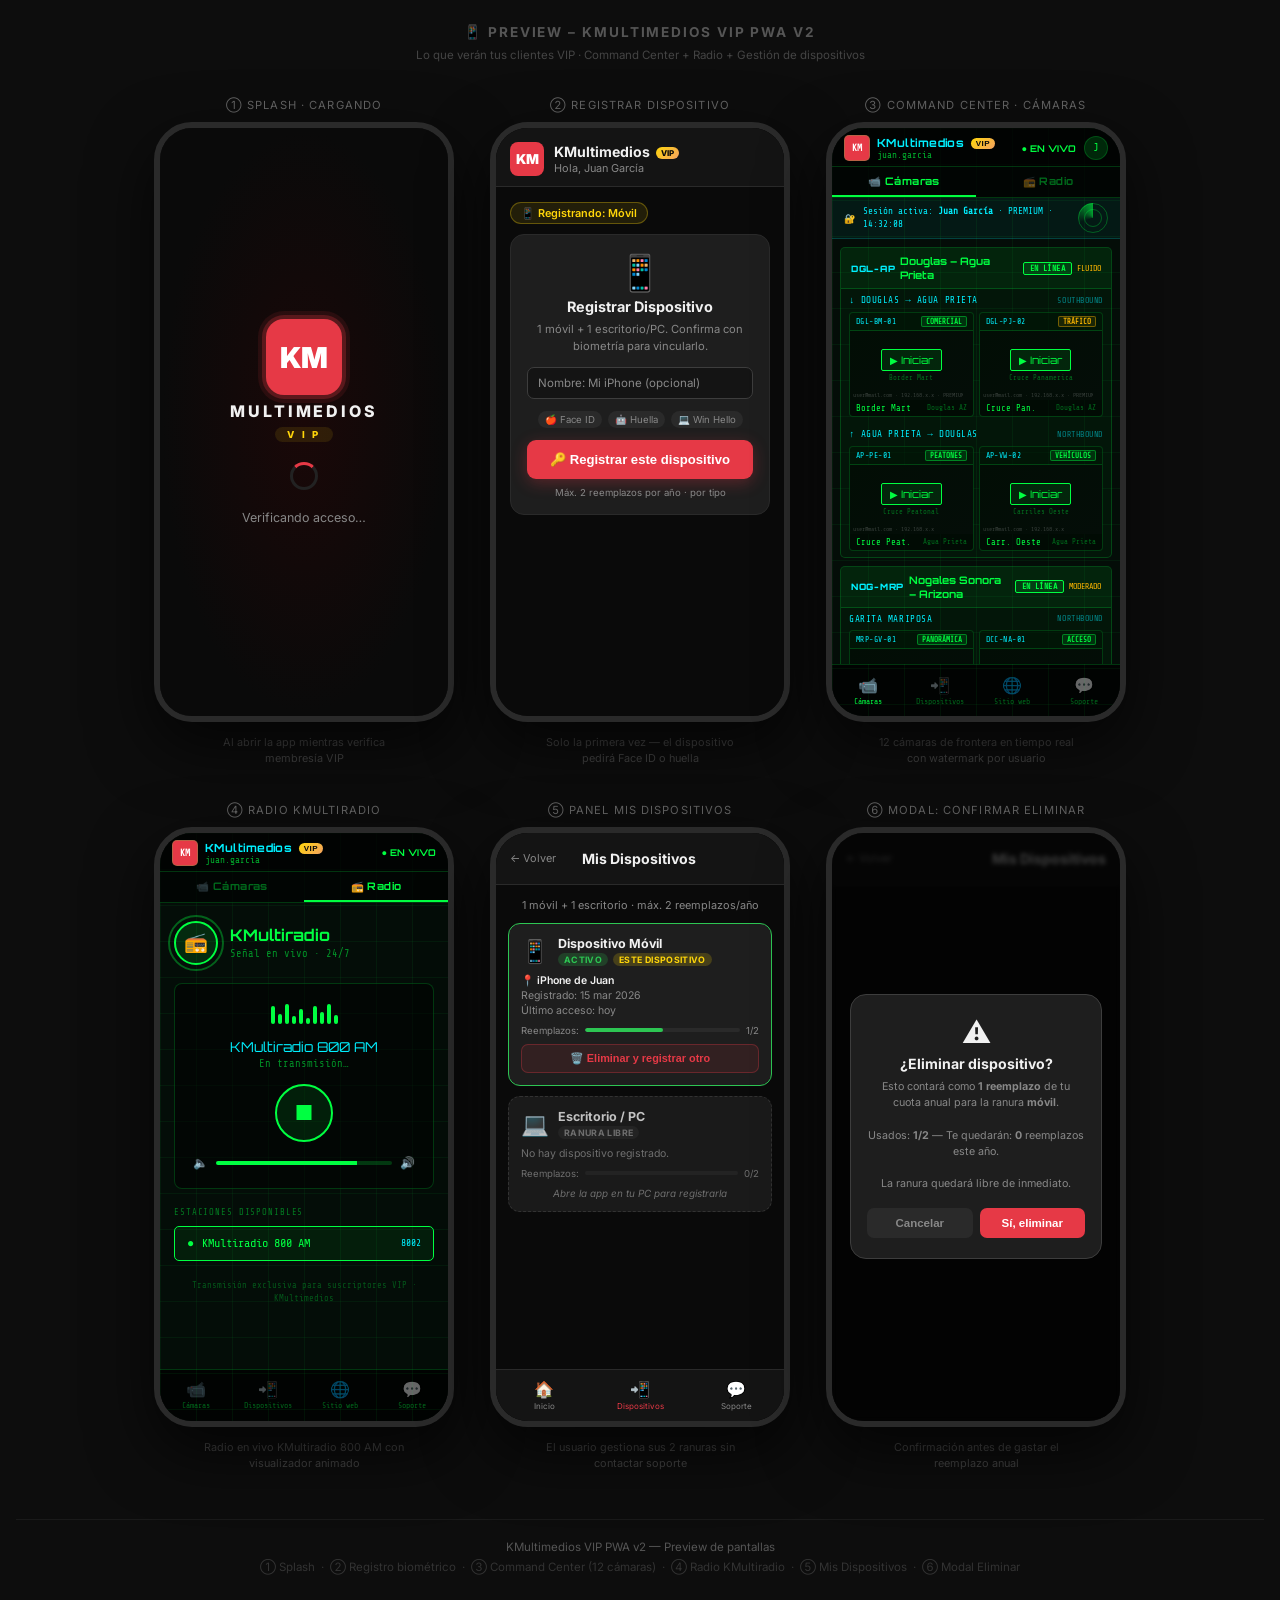
<file: preview/preview.html>
<!DOCTYPE html>
<html lang="es">
<head>
<meta charset="UTF-8">
<meta name="viewport" content="width=device-width, initial-scale=1.0">
<title>Preview – KMultimedios VIP PWA v2</title>
<style>
  @import url('https://fonts.googleapis.com/css2?family=Inter:wght@400;600;700;800&family=Orbitron:wght@400;700;900&family=Share+Tech+Mono&display=swap');

  * { box-sizing:border-box; margin:0; padding:0; }

  body {
    font-family: 'Inter', -apple-system, sans-serif;
    background: #0d0d0d;
    color: #f1f1f1;
    padding: 24px 16px 48px;
  }

  h1 {
    text-align:center; font-size:.85rem; color:#555;
    margin-bottom:8px; letter-spacing:.14em; text-transform:uppercase;
  }
  .subtitle {
    text-align:center; font-size:.72rem; color:#444; margin-bottom:36px;
  }

  /* ── Galería ── */
  .gallery {
    display: flex; flex-wrap: wrap;
    gap: 36px; justify-content: center; align-items: flex-start;
  }
  .screen-wrap {
    display: flex; flex-direction: column; align-items: center; gap: 10px;
  }
  .screen-label {
    font-size: .7rem; color: #666; text-transform: uppercase;
    letter-spacing: .1em; text-align: center;
  }
  .screen-desc {
    font-size: .68rem; color: #444; text-align:center;
    max-width: 200px; line-height: 1.5; margin-top: 2px;
  }

  /* ── Marco teléfono ── */
  .phone {
    width: 300px; height: 600px;
    border-radius: 38px;
    border: 6px solid #2a2a2a;
    overflow: hidden;
    position: relative;
    box-shadow: 0 24px 64px rgba(0,0,0,.7), inset 0 0 0 1px #111;
  }
  .phone--wide {
    width: 340px;
  }

  /* ══════════════════════════════════════════
     VARIABLES GLOBALES
  ══════════════════════════════════════════ */
  :root {
    --red:    #e63946;
    --dark:   #0a0a0a;
    --dark2:  #141414;
    --dark3:  #1e1e1e;
    --gray:   #2a2a2a;
    --gray2:  #3d3d3d;
    --text:   #f1f1f1;
    --muted:  #888;
    --accent: #ffd60a;
    --green:  #2dc653;

    /* Command Center */
    --cc-green:  #00ff41;
    --cc-cyan:   #00f0ff;
    --cc-amber:  #ffb700;
    --cc-bg:     #040d08;
    --cc-panel:  rgba(0,255,65,.04);
    --cc-border: rgba(0,255,65,.2);
    --cc-border2:rgba(0,240,255,.18);
  }

  /* ── Spinner ── */
  @keyframes spin { to { transform:rotate(360deg); } }
  .spinner {
    width:28px; height:28px;
    border:3px solid #222; border-top-color:var(--red);
    border-radius:50%; animation:spin .8s linear infinite;
  }

  /* ── Badge VIP ── */
  .badge-vip {
    display:inline-block;
    background:linear-gradient(135deg,#ffd60a,#f4a261);
    color:#0a0a0a; font-size:.5rem; font-weight:800;
    padding:1px 5px; border-radius:999px; margin-left:3px; vertical-align:middle;
  }

  /* ── Bottom Nav genérico ── */
  .bnav {
    display:flex; background:var(--dark2); border-top:1px solid var(--gray);
    height:52px; flex-shrink:0;
  }
  .bnav-item {
    flex:1; display:flex; flex-direction:column;
    align-items:center; justify-content:center; gap:2px;
    font-size:.5rem; color:var(--muted);
    border:none; background:none;
  }
  .bnav-item--active { color:var(--red); }
  .bnav-icon { font-size:1rem; }

  /* ══════════════════════════════════════════
     1. SPLASH
  ══════════════════════════════════════════ */
  .splash {
    width:100%; height:100%;
    display:flex; flex-direction:column;
    align-items:center; justify-content:center; gap:20px;
    background:radial-gradient(ellipse at center,#1a0808 0%,#0a0a0a 70%);
  }
  .splash-circle {
    width:76px; height:76px; border-radius:18px;
    background:var(--red);
    display:flex; align-items:center; justify-content:center;
    font-family:'Inter',sans-serif; font-size:1.8rem; font-weight:900; color:#fff;
    box-shadow:0 0 0 4px rgba(230,57,70,.25),0 0 0 8px rgba(230,57,70,.1);
  }
  .splash-brand { font-size:1rem; font-weight:800; letter-spacing:.18em; color:var(--text); }
  .splash-vip   {
    font-size:.6rem; font-weight:800; letter-spacing:.28em;
    color:var(--accent); background:rgba(255,214,10,.1);
    padding:2px 12px; border-radius:999px;
  }
  .splash-text { font-size:.78rem; color:var(--muted); }

  /* ══════════════════════════════════════════
     2. REGISTRO
  ══════════════════════════════════════════ */
  .reg-screen {
    width:100%; height:100%; background:var(--dark);
    display:flex; flex-direction:column; overflow:hidden;
  }
  .reg-header {
    display:flex; align-items:center; gap:10px;
    padding:14px 14px 10px;
    border-bottom:1px solid var(--gray); background:var(--dark2);
  }
  .reg-logo {
    width:34px; height:34px; border-radius:8px;
    background:var(--red); display:flex; align-items:center; justify-content:center;
    font-weight:900; font-size:.85rem; color:#fff;
  }
  .reg-title-txt { font-size:.88rem; font-weight:700; }
  .reg-user-txt  { font-size:.68rem; color:var(--muted); margin-top:1px; }
  .reg-body { flex:1; overflow-y:auto; padding:14px; }
  .slot-chip {
    display:inline-flex; align-items:center; gap:5px;
    background:rgba(255,214,10,.1); border:1px solid rgba(255,214,10,.3);
    color:var(--accent); padding:3px 10px; border-radius:999px;
    font-size:.68rem; font-weight:600; margin-bottom:10px;
  }
  .reg-card {
    background:var(--dark3); border:1px solid var(--gray);
    border-radius:14px; padding:16px; text-align:center;
  }
  .reg-icon { font-size:2.2rem; margin-bottom:4px; }
  .reg-card h3 { font-size:.9rem; font-weight:700; margin-bottom:6px; }
  .reg-card p  { font-size:.7rem; color:var(--muted); line-height:1.5; margin-bottom:12px; }
  .form-fake {
    background:var(--dark2); border:1px solid var(--gray2);
    border-radius:7px; padding:8px 10px;
    font-size:.72rem; color:var(--muted);
    text-align:left; margin-bottom:12px;
  }
  .bio-methods { display:flex; justify-content:center; gap:6px; flex-wrap:wrap; margin-bottom:12px; }
  .bio-pill {
    display:flex; align-items:center; gap:3px;
    font-size:.6rem; color:var(--muted);
    background:var(--gray); padding:3px 7px; border-radius:999px;
  }
  .btn-reg {
    width:100%; padding:12px;
    background:var(--red); color:#fff;
    border:none; border-radius:9px;
    font-size:.82rem; font-weight:700;
    box-shadow:0 4px 16px rgba(230,57,70,.3);
  }
  .reg-footer { font-size:.6rem; color:var(--muted); margin-top:8px; }

  /* ══════════════════════════════════════════
     3. COMMAND CENTER – CÁMARAS
  ══════════════════════════════════════════ */
  @keyframes cc-grid-pulse { 0%,100%{opacity:.15} 50%{opacity:.28} }
  @keyframes cc-scanline   { 0%{transform:translateY(-100%)} 100%{transform:translateY(100%)} }
  @keyframes cc-radar-sweep{ from{transform:rotate(0deg)} to{transform:rotate(360deg)} }
  @keyframes cc-blink      { 0%,100%{opacity:1} 50%{opacity:.3} }

  .cc-screen {
    width:100%; height:100%;
    background:var(--cc-bg);
    display:flex; flex-direction:column;
    overflow:hidden; position:relative;
    font-family:'Share Tech Mono',monospace;
    color:var(--cc-green);
  }
  .cc-grid {
    position:absolute; inset:0; z-index:0; pointer-events:none;
    background-image:
      linear-gradient(rgba(0,255,65,.06) 1px,transparent 1px),
      linear-gradient(90deg,rgba(0,255,65,.06) 1px,transparent 1px);
    background-size:36px 36px;
    animation:cc-grid-pulse 4s ease-in-out infinite;
  }
  .cc-scanline {
    position:absolute; inset:0; z-index:1; pointer-events:none;
    background:linear-gradient(transparent 50%,rgba(0,0,0,.04) 50%);
    background-size:100% 4px;
    animation:cc-scanline 10s linear infinite; opacity:.35;
  }

  /* CC Header */
  .cc-hdr {
    position:relative; z-index:10;
    display:flex; align-items:center; justify-content:space-between;
    padding:7px 12px 5px;
    background:rgba(0,0,0,.75); border-bottom:1px solid var(--cc-border);
    flex-shrink:0;
  }
  .cc-hdr-left { display:flex; align-items:center; gap:7px; }
  .cc-logo-circle {
    width:26px; height:26px; border-radius:5px;
    background:var(--red); display:flex; align-items:center;
    justify-content:center; font-weight:900; font-size:.6rem; color:#fff;
    border:1px solid rgba(0,255,65,.2);
  }
  .cc-hdr-name {
    font-family:'Orbitron',sans-serif; font-size:.7rem; font-weight:700;
    color:var(--cc-cyan); letter-spacing:.04em;
  }
  .cc-hdr-sub { font-size:.58rem; color:rgba(0,255,65,.7); }
  .cc-hdr-right { display:flex; align-items:center; gap:8px; }
  .cc-live-blink {
    font-family:'Orbitron',sans-serif; font-size:.58rem; font-weight:700;
    color:var(--cc-green); animation:cc-blink 1.2s ease-in-out infinite;
  }
  .cc-avatar {
    width:24px; height:24px; border-radius:50%;
    background:rgba(0,255,65,.15); border:1px solid var(--cc-border);
    display:flex; align-items:center; justify-content:center;
    font-size:.65rem; color:var(--cc-green);
  }

  /* CC Tabs */
  .cc-tabs {
    display:flex; position:relative; z-index:10;
    background:rgba(0,0,0,.65); border-bottom:1px solid var(--cc-border);
    flex-shrink:0;
  }
  .cc-tab {
    flex:1; padding:7px 4px; font-size:.65rem;
    font-family:'Orbitron',sans-serif; font-weight:700;
    background:transparent; border:none; border-bottom:2px solid transparent;
    color:rgba(0,255,65,.4); cursor:pointer; letter-spacing:.04em;
    display:flex; align-items:center; justify-content:center; gap:4px;
  }
  .cc-tab--active { color:var(--cc-green); border-bottom-color:var(--cc-green); }

  /* Session banner */
  .cc-session {
    position:relative; z-index:10; flex-shrink:0;
    display:flex; align-items:center; gap:7px;
    padding:5px 12px;
    background:rgba(0,240,255,.05); border-bottom:1px solid var(--cc-border2);
    font-size:.58rem; color:var(--cc-cyan); overflow:hidden;
  }
  .cc-session-txt { flex:1; line-height:1.4; }
  .cc-radar {
    width:30px; height:30px; position:relative; flex-shrink:0;
  }
  .cc-radar-sweep {
    position:absolute; inset:0; border-radius:50%;
    background:conic-gradient(from 0deg,transparent 70%,rgba(0,255,65,.6) 100%);
    animation:cc-radar-sweep 3s linear infinite;
  }
  .cc-radar-ring {
    position:absolute; border:1px solid rgba(0,255,65,.3); border-radius:50%;
  }
  .cc-radar-ring-1 { inset:20%; }
  .cc-radar-ring-2 { inset:0; }

  /* CC Body */
  .cc-body {
    position:relative; z-index:5;
    flex:1; overflow-y:auto; padding:8px;
  }

  /* Zone */
  .cc-zone {
    border:1px solid var(--cc-border); border-radius:5px;
    background:var(--cc-panel); overflow:hidden; margin-bottom:8px;
  }
  .cc-zone-hdr {
    display:flex; align-items:center; flex-wrap:wrap; gap:5px;
    padding:6px 10px;
    background:rgba(0,255,65,.06); border-bottom:1px solid var(--cc-border);
  }
  .cc-zone-code {
    font-family:'Orbitron',sans-serif; font-size:.55rem; font-weight:900;
    color:var(--cc-cyan); letter-spacing:.08em;
  }
  .cc-zone-name {
    font-family:'Orbitron',sans-serif; font-size:.65rem; font-weight:700;
    color:var(--cc-green); flex:1;
  }
  .cc-zone-badge {
    font-size:.52rem; padding:1px 6px; border-radius:2px; font-weight:700; letter-spacing:.05em;
    background:rgba(0,255,65,.12); color:var(--cc-green); border:1px solid var(--cc-green);
  }
  .cc-zone-traffic { font-size:.52rem; color:var(--cc-amber); }

  /* Section */
  .cc-sect { padding:6px 8px; }
  .cc-sect-hdr {
    display:flex; align-items:center; gap:5px;
    font-size:.58rem; color:var(--cc-cyan); margin-bottom:6px;
    letter-spacing:.06em; text-transform:uppercase;
  }
  .cc-sect-dir { margin-left:auto; font-size:.52rem; color:rgba(0,240,255,.5); }

  /* Cam grid */
  .cc-cams { display:grid; grid-template-columns:1fr 1fr; gap:5px; }

  /* Cam card */
  .cc-cam {
    border:1px solid var(--cc-border); border-radius:4px;
    background:rgba(0,0,0,.5); overflow:hidden;
  }
  .cc-cam-top {
    display:flex; align-items:center; justify-content:space-between;
    padding:3px 6px;
    background:rgba(0,255,65,.04); border-bottom:1px solid var(--cc-border);
  }
  .cc-cam-code { font-size:.5rem; color:var(--cc-cyan); letter-spacing:.06em; }
  .cc-cam-badge-h { font-size:.46rem; padding:0px 4px; border-radius:2px; font-weight:700;
    background:rgba(0,255,65,.12); color:var(--cc-green); border:1px solid rgba(0,255,65,.4); }
  .cc-cam-badge-m { font-size:.46rem; padding:0px 4px; border-radius:2px; font-weight:700;
    background:rgba(255,183,0,.1); color:var(--cc-amber); border:1px solid rgba(255,183,0,.4); }

  .cc-cam-video {
    width:100%; aspect-ratio:16/9;
    background:linear-gradient(135deg,#020d05,#040d08);
    display:flex; flex-direction:column; align-items:center; justify-content:center;
    gap:3px; position:relative;
  }
  .cc-cam-play {
    font-size:.65rem; padding:3px 8px; border-radius:2px;
    background:rgba(0,255,65,.1); border:1px solid var(--cc-green);
    color:var(--cc-green); font-family:'Orbitron',sans-serif;
  }
  .cc-cam-pname { font-size:.45rem; color:rgba(0,255,65,.4); }
  .cc-cam-wm {
    position:absolute; bottom:2px; left:3px;
    font-size:.38rem; color:rgba(255,255,255,.2);
    font-family:'Share Tech Mono',monospace; white-space:nowrap; overflow:hidden; max-width:90%;
  }

  .cc-cam-foot {
    display:flex; align-items:center; justify-content:space-between;
    padding:3px 6px;
  }
  .cc-cam-name { font-size:.55rem; color:var(--cc-green); }
  .cc-cam-loc  { font-size:.46rem; color:rgba(0,255,65,.4); }

  /* ══════════════════════════════════════════
     4. RADIO PLAYER
  ══════════════════════════════════════════ */
  @keyframes radio-bar    { 0%,100%{height:3px} 50%{height:18px} }
  @keyframes radio-ring   { 0%{transform:scale(1);opacity:1} 100%{transform:scale(2.4);opacity:0} }

  .radio-screen {
    width:100%; height:100%;
    background:var(--cc-bg); position:relative;
    display:flex; flex-direction:column; overflow:hidden;
    font-family:'Share Tech Mono',monospace; color:var(--cc-green);
  }

  .radio-body {
    position:relative; z-index:5;
    flex:1; overflow-y:auto; padding:18px 14px; display:flex; flex-direction:column; gap:18px;
  }

  .radio-top {
    display:flex; align-items:center; gap:12px;
  }
  .radio-pulse-wrap { position:relative; width:44px; height:44px; flex-shrink:0; }
  .radio-pulse-circle {
    width:44px; height:44px; border-radius:50%;
    background:rgba(0,255,65,.12); border:2px solid var(--cc-green);
    display:flex; align-items:center; justify-content:center;
    font-size:1.2rem; position:relative; z-index:1;
  }
  .radio-pulse-ring {
    position:absolute; inset:-6px;
    border:2px solid rgba(0,255,65,.35); border-radius:50%;
    animation:radio-ring 2s ease-out infinite;
  }
  .radio-station-title {
    font-family:'Orbitron',sans-serif; font-size:1rem; color:var(--cc-green); font-weight:700;
  }
  .radio-station-sub { font-size:.65rem; color:rgba(0,255,65,.55); margin-top:3px; }

  .radio-player-box {
    background:rgba(0,0,0,.5); border:1px solid var(--cc-border);
    border-radius:8px; padding:18px;
    display:flex; flex-direction:column; align-items:center; gap:14px;
  }
  .radio-viz {
    display:flex; align-items:flex-end; gap:3px; height:22px;
  }
  .radio-viz span {
    display:inline-block; width:4px; border-radius:2px;
    background:var(--cc-green); animation:radio-bar .8s ease-in-out infinite;
  }
  .radio-viz span:nth-child(1)  { animation-delay:0s;   height:18px; }
  .radio-viz span:nth-child(2)  { animation-delay:.1s;  height:10px; }
  .radio-viz span:nth-child(3)  { animation-delay:.2s;  height:20px; }
  .radio-viz span:nth-child(4)  { animation-delay:.05s; height:8px;  }
  .radio-viz span:nth-child(5)  { animation-delay:.15s; height:15px; }
  .radio-viz span:nth-child(6)  { animation-delay:.25s; height:6px;  }
  .radio-viz span:nth-child(7)  { animation-delay:.08s; height:18px; }
  .radio-viz span:nth-child(8)  { animation-delay:.18s; height:12px; }
  .radio-viz span:nth-child(9)  { animation-delay:.12s; height:20px; }
  .radio-viz span:nth-child(10) { animation-delay:.22s; height:9px;  }

  .radio-info-box { text-align:center; }
  .radio-info-station { font-family:'Orbitron',sans-serif; font-size:.85rem; color:var(--cc-cyan); }
  .radio-info-status  { font-size:.65rem; color:rgba(0,255,65,.55); margin-top:3px; }

  .radio-play-circle {
    width:58px; height:58px; border-radius:50%;
    background:rgba(0,255,65,.1); border:2px solid var(--cc-green);
    color:var(--cc-green); font-size:1.5rem;
    display:flex; align-items:center; justify-content:center;
  }

  .radio-vol-row {
    display:flex; align-items:center; gap:8px; width:100%;
    font-size:.75rem;
  }
  .radio-vol-bar {
    flex:1; height:4px; border-radius:2px;
    background:linear-gradient(90deg,var(--cc-green) 80%,rgba(0,255,65,.2) 80%);
  }

  .radio-stations-list { display:flex; flex-direction:column; gap:6px; }
  .radio-sta-lbl {
    font-size:.55rem; color:rgba(0,255,65,.45);
    letter-spacing:.1em; text-transform:uppercase; margin-bottom:3px;
  }
  .radio-sta-item {
    display:flex; align-items:center; gap:8px;
    padding:9px 12px; border-radius:5px;
    border:1px solid var(--cc-green); background:rgba(0,255,65,.07);
    color:var(--cc-green); font-size:.75rem;
  }
  .radio-sta-dot { animation:cc-blink 1.2s ease-in-out infinite; }
  .radio-sta-name { flex:1; }
  .radio-sta-freq { font-size:.6rem; color:var(--cc-cyan); }

  .radio-legal { font-size:.55rem; color:rgba(0,255,65,.3); text-align:center; line-height:1.5; }

  /* ══════════════════════════════════════════
     5. MIS DISPOSITIVOS
  ══════════════════════════════════════════ */
  .devices-screen {
    width:100%; height:100%; background:var(--dark);
    display:flex; flex-direction:column; overflow:hidden;
  }
  .panel-hdr {
    display:flex; align-items:center; justify-content:space-between;
    padding:0 14px; height:52px;
    background:var(--dark2); border-bottom:1px solid var(--gray);
  }
  .panel-back  { font-size:.68rem; color:var(--muted); }
  .panel-title { font-size:.88rem; font-weight:700; }
  .panel-body  { flex:1; overflow-y:auto; padding:12px; display:flex; flex-direction:column; gap:10px; }
  .panel-intro { font-size:.68rem; color:var(--muted); text-align:center; line-height:1.5; }

  .slot-card {
    background:var(--dark3); border-radius:12px;
    padding:12px; display:flex; flex-direction:column; gap:8px;
  }
  .slot-card--active { border:1px solid var(--green); }
  .slot-card--empty  { border:1.5px dashed var(--gray2); opacity:.8; }
  .slot-hdr { display:flex; align-items:center; gap:9px; }
  .slot-emoji { font-size:1.4rem; }
  .slot-info  { display:flex; flex-direction:column; gap:2px; }
  .slot-name  { font-size:.78rem; font-weight:700; }
  .slot-badges { display:flex; gap:5px; flex-wrap:wrap; }
  .badge {
    display:inline-block; padding:1px 6px; border-radius:999px;
    font-size:.55rem; font-weight:700; text-transform:uppercase; letter-spacing:.04em;
  }
  .badge--green { background:rgba(45,198,83,.2);  color:var(--green); }
  .badge--gray  { background:var(--gray);          color:var(--muted); }
  .badge--gold  { background:rgba(255,214,10,.18); color:var(--accent); }
  .slot-detail { font-size:.66rem; color:var(--muted); display:flex; flex-direction:column; gap:2px; }
  .slot-detail strong { color:var(--text); font-weight:600; }
  .quota-row { display:flex; align-items:center; gap:6px; }
  .quota-lbl   { font-size:.6rem; color:var(--muted); white-space:nowrap; }
  .quota-track { flex:1; height:4px; background:var(--gray); border-radius:999px; overflow:hidden; }
  .quota-fill  { height:100%; border-radius:999px; }
  .quota-fill--g { background:var(--green); width:50%; }
  .quota-fill--e { background:var(--green); width:0%; }
  .quota-num   { font-size:.6rem; color:var(--muted); }
  .btn-delete {
    width:100%; padding:7px;
    background:rgba(230,57,70,.1); color:var(--red);
    border:1px solid rgba(230,57,70,.3); border-radius:7px;
    font-size:.68rem; font-weight:600;
  }
  .slot-empty-hint { font-size:.62rem; color:var(--muted); font-style:italic; text-align:center; }

  /* ══════════════════════════════════════════
     6. MODAL ELIMINAR
  ══════════════════════════════════════════ */
  .modal-wrap { width:100%; height:100%; position:relative; overflow:hidden; }
  .modal-bg   {
    position:absolute; inset:0;
    background:rgba(0,0,0,.75);
    display:flex; align-items:center; justify-content:center;
    padding:18px;
  }
  .modal-box {
    background:var(--dark3); border:1px solid var(--gray2);
    border-radius:16px; padding:20px 16px; width:100%; text-align:center;
  }
  .modal-emoji { font-size:1.8rem; margin-bottom:5px; }
  .modal-title { font-size:.88rem; font-weight:700; margin-bottom:7px; }
  .modal-txt   { font-size:.67rem; color:var(--muted); line-height:1.5; margin-bottom:16px; }
  .modal-btns  { display:flex; gap:7px; }
  .modal-btns button {
    flex:1; padding:9px; border-radius:7px;
    font-size:.72rem; font-weight:600; border:none; cursor:pointer;
  }
  .btn-cancel  { background:var(--gray); color:var(--muted); }
  .btn-confirm { background:var(--red); color:#fff; }

</style>
</head>
<body>

<h1>📱 Preview – KMultimedios VIP PWA v2</h1>
<p class="subtitle">Lo que verán tus clientes VIP · Command Center + Radio + Gestión de dispositivos</p>

<div class="gallery">

  <!-- ════════════════════════════════
       1. SPLASH / CARGANDO
  ════════════════════════════════ -->
  <div class="screen-wrap">
    <div class="screen-label">① Splash · Cargando</div>
    <div class="phone">
      <div class="splash">
        <div style="display:flex;flex-direction:column;align-items:center;gap:6px;">
          <div class="splash-circle">KM</div>
          <span class="splash-brand">MULTIMEDIOS</span>
          <span class="splash-vip">V I P</span>
        </div>
        <div class="spinner"></div>
        <span class="splash-text">Verificando acceso…</span>
      </div>
    </div>
    <div class="screen-desc">Al abrir la app mientras verifica membresía VIP</div>
  </div>

  <!-- ════════════════════════════════
       2. REGISTRO (primer uso)
  ════════════════════════════════ -->
  <div class="screen-wrap">
    <div class="screen-label">② Registrar Dispositivo</div>
    <div class="phone">
      <div class="reg-screen">
        <div class="reg-header">
          <div class="reg-logo">KM</div>
          <div>
            <div class="reg-title-txt">KMultimedios <span class="badge-vip">VIP</span></div>
            <div class="reg-user-txt">Hola, Juan García</div>
          </div>
        </div>
        <div class="reg-body">
          <div class="slot-chip">📱 Registrando: Móvil</div>
          <div class="reg-card">
            <div class="reg-icon">📱</div>
            <h3>Registrar Dispositivo</h3>
            <p>1 móvil + 1 escritorio/PC. Confirma con biometría para vincularlo.</p>
            <div class="form-fake">Nombre: Mi iPhone (opcional)</div>
            <div class="bio-methods">
              <div class="bio-pill">🍎 Face ID</div>
              <div class="bio-pill">🤖 Huella</div>
              <div class="bio-pill">💻 Win Hello</div>
            </div>
            <button class="btn-reg">🔑 Registrar este dispositivo</button>
            <div class="reg-footer">Máx. 2 reemplazos por año · por tipo</div>
          </div>
        </div>
      </div>
    </div>
    <div class="screen-desc">Solo la primera vez — el dispositivo pedirá Face ID o huella</div>
  </div>

  <!-- ════════════════════════════════
       3. COMMAND CENTER – CÁMARAS
  ════════════════════════════════ -->
  <div class="screen-wrap">
    <div class="screen-label">③ Command Center · Cámaras</div>
    <div class="phone">
      <div class="cc-screen">
        <div class="cc-grid"></div>
        <div class="cc-scanline"></div>

        <!-- Header -->
        <div class="cc-hdr">
          <div class="cc-hdr-left">
            <div class="cc-logo-circle">KM</div>
            <div>
              <div class="cc-hdr-name">KMultimedios <span class="badge-vip" style="font-family:sans-serif">VIP</span></div>
              <div class="cc-hdr-sub">juan.garcia</div>
            </div>
          </div>
          <div class="cc-hdr-right">
            <span class="cc-live-blink">● EN VIVO</span>
            <div class="cc-avatar">J</div>
          </div>
        </div>

        <!-- Tabs -->
        <div class="cc-tabs">
          <div class="cc-tab cc-tab--active">📹 Cámaras</div>
          <div class="cc-tab">📻 Radio</div>
        </div>

        <!-- Session banner -->
        <div class="cc-session">
          <span>🔐</span>
          <div class="cc-session-txt">
            Sesión activa: <strong>Juan García</strong> · PREMIUM · 14:32:08
          </div>
          <div class="cc-radar">
            <div class="cc-radar-sweep"></div>
            <div class="cc-radar-ring cc-radar-ring-1"></div>
            <div class="cc-radar-ring cc-radar-ring-2"></div>
          </div>
        </div>

        <!-- Zones body -->
        <div class="cc-body">

          <!-- Zona Douglas – AP -->
          <div class="cc-zone">
            <div class="cc-zone-hdr">
              <span class="cc-zone-code">DGL-AP</span>
              <span class="cc-zone-name">Douglas – Agua Prieta</span>
              <span class="cc-zone-badge">EN LÍNEA</span>
              <span class="cc-zone-traffic">FLUIDO</span>
            </div>

            <div class="cc-sect">
              <div class="cc-sect-hdr">
                ↓ Douglas → Agua Prieta
                <span class="cc-sect-dir">SOUTHBOUND</span>
              </div>
              <div class="cc-cams">
                <div class="cc-cam">
                  <div class="cc-cam-top">
                    <span class="cc-cam-code">DGL-BM-01</span>
                    <span class="cc-cam-badge-h">COMERCIAL</span>
                  </div>
                  <div class="cc-cam-video">
                    <div class="cc-cam-play">▶ Iniciar</div>
                    <div class="cc-cam-pname">Border Mart</div>
                    <div class="cc-cam-wm">user@mail.com · 192.168.x.x · PREMIUM</div>
                  </div>
                  <div class="cc-cam-foot">
                    <span class="cc-cam-name">Border Mart</span>
                    <span class="cc-cam-loc">Douglas AZ</span>
                  </div>
                </div>
                <div class="cc-cam">
                  <div class="cc-cam-top">
                    <span class="cc-cam-code">DGL-PJ-02</span>
                    <span class="cc-cam-badge-m">TRÁFICO</span>
                  </div>
                  <div class="cc-cam-video">
                    <div class="cc-cam-play">▶ Iniciar</div>
                    <div class="cc-cam-pname">Cruce Panamerica</div>
                    <div class="cc-cam-wm">user@mail.com · 192.168.x.x · PREMIUM</div>
                  </div>
                  <div class="cc-cam-foot">
                    <span class="cc-cam-name">Cruce Pan.</span>
                    <span class="cc-cam-loc">Douglas AZ</span>
                  </div>
                </div>
              </div>
            </div>

            <div class="cc-sect">
              <div class="cc-sect-hdr">
                ↑ Agua Prieta → Douglas
                <span class="cc-sect-dir">NORTHBOUND</span>
              </div>
              <div class="cc-cams">
                <div class="cc-cam">
                  <div class="cc-cam-top">
                    <span class="cc-cam-code">AP-PE-01</span>
                    <span class="cc-cam-badge-h">PEATONES</span>
                  </div>
                  <div class="cc-cam-video">
                    <div class="cc-cam-play">▶ Iniciar</div>
                    <div class="cc-cam-pname">Cruce Peatonal</div>
                    <div class="cc-cam-wm">user@mail.com · 192.168.x.x</div>
                  </div>
                  <div class="cc-cam-foot">
                    <span class="cc-cam-name">Cruce Peat.</span>
                    <span class="cc-cam-loc">Agua Prieta</span>
                  </div>
                </div>
                <div class="cc-cam">
                  <div class="cc-cam-top">
                    <span class="cc-cam-code">AP-VW-02</span>
                    <span class="cc-cam-badge-h">VEHÍCULOS</span>
                  </div>
                  <div class="cc-cam-video">
                    <div class="cc-cam-play">▶ Iniciar</div>
                    <div class="cc-cam-pname">Carriles Oeste</div>
                    <div class="cc-cam-wm">user@mail.com · 192.168.x.x</div>
                  </div>
                  <div class="cc-cam-foot">
                    <span class="cc-cam-name">Carr. Oeste</span>
                    <span class="cc-cam-loc">Agua Prieta</span>
                  </div>
                </div>
              </div>
            </div>
          </div>

          <!-- Zona Nogales (colapsada) -->
          <div class="cc-zone">
            <div class="cc-zone-hdr">
              <span class="cc-zone-code">NOG-MRP</span>
              <span class="cc-zone-name">Nogales Sonora – Arizona</span>
              <span class="cc-zone-badge">EN LÍNEA</span>
              <span class="cc-zone-traffic">MODERADO</span>
            </div>
            <div class="cc-sect">
              <div class="cc-sect-hdr">Garita Mariposa <span class="cc-sect-dir">NORTHBOUND</span></div>
              <div class="cc-cams">
                <div class="cc-cam">
                  <div class="cc-cam-top">
                    <span class="cc-cam-code">MRP-GV-01</span>
                    <span class="cc-cam-badge-h">PANORÁMICA</span>
                  </div>
                  <div class="cc-cam-video">
                    <div class="cc-cam-play">▶ Iniciar</div>
                    <div class="cc-cam-pname">Vista General</div>
                  </div>
                  <div class="cc-cam-foot">
                    <span class="cc-cam-name">Mariposa G.</span>
                    <span class="cc-cam-loc">Nogales AZ</span>
                  </div>
                </div>
                <div class="cc-cam">
                  <div class="cc-cam-top">
                    <span class="cc-cam-code">DCC-NA-01</span>
                    <span class="cc-cam-badge-h">ACCESO</span>
                  </div>
                  <div class="cc-cam-video">
                    <div class="cc-cam-play">▶ Iniciar</div>
                    <div class="cc-cam-pname">DeConcini Norte</div>
                  </div>
                  <div class="cc-cam-foot">
                    <span class="cc-cam-name">DeConcini N.</span>
                    <span class="cc-cam-loc">Nogales AZ</span>
                  </div>
                </div>
              </div>
            </div>
          </div>

        </div><!-- /.cc-body -->

        <!-- Bottom nav -->
        <div class="bnav" style="background:rgba(0,0,0,.8);border-top:1px solid var(--cc-border);">
          <div class="bnav-item bnav-item--active" style="color:var(--cc-green)">
            <span class="bnav-icon">📹</span>Cámaras
          </div>
          <div class="bnav-item" style="color:rgba(0,255,65,.4)">
            <span class="bnav-icon">📲</span>Dispositivos
          </div>
          <div class="bnav-item" style="color:rgba(0,255,65,.4)">
            <span class="bnav-icon">🌐</span>Sitio web
          </div>
          <div class="bnav-item" style="color:rgba(0,255,65,.4)">
            <span class="bnav-icon">💬</span>Soporte
          </div>
        </div>
      </div>
    </div>
    <div class="screen-desc">12 cámaras de frontera en tiempo real con watermark por usuario</div>
  </div>

  <!-- ════════════════════════════════
       4. RADIO PLAYER
  ════════════════════════════════ -->
  <div class="screen-wrap">
    <div class="screen-label">④ Radio KMultiradio</div>
    <div class="phone">
      <div class="radio-screen">
        <div class="cc-grid"></div>
        <div class="cc-scanline"></div>

        <!-- Header -->
        <div class="cc-hdr">
          <div class="cc-hdr-left">
            <div class="cc-logo-circle">KM</div>
            <div>
              <div class="cc-hdr-name">KMultimedios <span class="badge-vip" style="font-family:sans-serif">VIP</span></div>
              <div class="cc-hdr-sub">juan.garcia</div>
            </div>
          </div>
          <div class="cc-hdr-right">
            <span class="cc-live-blink">● EN VIVO</span>
          </div>
        </div>

        <!-- Tabs -->
        <div class="cc-tabs">
          <div class="cc-tab" style="color:rgba(0,255,65,.4)">📹 Cámaras</div>
          <div class="cc-tab cc-tab--active">📻 Radio</div>
        </div>

        <div class="radio-body">

          <div class="radio-top">
            <div class="radio-pulse-wrap">
              <div class="radio-pulse-ring"></div>
              <div class="radio-pulse-circle">📻</div>
            </div>
            <div>
              <div class="radio-station-title">KMultiradio</div>
              <div class="radio-station-sub">Señal en vivo · 24/7</div>
            </div>
          </div>

          <div class="radio-player-box">
            <div class="radio-viz">
              <span></span><span></span><span></span><span></span><span></span>
              <span></span><span></span><span></span><span></span><span></span>
            </div>
            <div class="radio-info-box">
              <div class="radio-info-station">KMultiradio 800 AM</div>
              <div class="radio-info-status">En transmisión…</div>
            </div>
            <div class="radio-play-circle">⏹</div>
            <div class="radio-vol-row">
              <span>🔈</span>
              <div class="radio-vol-bar"></div>
              <span>🔊</span>
            </div>
          </div>

          <div class="radio-stations-list">
            <div class="radio-sta-lbl">ESTACIONES DISPONIBLES</div>
            <div class="radio-sta-item">
              <span class="radio-sta-dot">●</span>
              <span class="radio-sta-name">KMultiradio 800 AM</span>
              <span class="radio-sta-freq">8002</span>
            </div>
          </div>

          <div class="radio-legal">Transmisión exclusiva para suscriptores VIP · KMultimedios</div>
        </div>

        <!-- Bottom nav -->
        <div class="bnav" style="background:rgba(0,0,0,.8);border-top:1px solid var(--cc-border);">
          <div class="bnav-item" style="color:rgba(0,255,65,.4)"><span class="bnav-icon">📹</span>Cámaras</div>
          <div class="bnav-item" style="color:rgba(0,255,65,.4)"><span class="bnav-icon">📲</span>Dispositivos</div>
          <div class="bnav-item" style="color:rgba(0,255,65,.4)"><span class="bnav-icon">🌐</span>Sitio web</div>
          <div class="bnav-item" style="color:rgba(0,255,65,.4)"><span class="bnav-icon">💬</span>Soporte</div>
        </div>
      </div>
    </div>
    <div class="screen-desc">Radio en vivo KMultiradio 800 AM con visualizador animado</div>
  </div>

  <!-- ════════════════════════════════
       5. MIS DISPOSITIVOS
  ════════════════════════════════ -->
  <div class="screen-wrap">
    <div class="screen-label">⑤ Panel Mis Dispositivos</div>
    <div class="phone">
      <div class="devices-screen">
        <div class="panel-hdr">
          <span class="panel-back">← Volver</span>
          <span class="panel-title">Mis Dispositivos</span>
          <span style="width:48px"></span>
        </div>
        <div class="panel-body">
          <p class="panel-intro">1 móvil + 1 escritorio · máx. 2 reemplazos/año</p>

          <!-- Ranura móvil ACTIVA -->
          <div class="slot-card slot-card--active">
            <div class="slot-hdr">
              <span class="slot-emoji">📱</span>
              <div class="slot-info">
                <span class="slot-name">Dispositivo Móvil</span>
                <div class="slot-badges">
                  <span class="badge badge--green">Activo</span>
                  <span class="badge badge--gold">Este dispositivo</span>
                </div>
              </div>
            </div>
            <div class="slot-detail">
              <span>📍 <strong>iPhone de Juan</strong></span>
              <span>Registrado: 15 mar 2026</span>
              <span>Último acceso: hoy</span>
            </div>
            <div class="quota-row">
              <span class="quota-lbl">Reemplazos:</span>
              <div class="quota-track"><div class="quota-fill quota-fill--g"></div></div>
              <span class="quota-num">1/2</span>
            </div>
            <button class="btn-delete">🗑️ Eliminar y registrar otro</button>
          </div>

          <!-- Ranura escritorio LIBRE -->
          <div class="slot-card slot-card--empty">
            <div class="slot-hdr">
              <span class="slot-emoji">💻</span>
              <div class="slot-info">
                <span class="slot-name">Escritorio / PC</span>
                <div class="slot-badges">
                  <span class="badge badge--gray">Ranura libre</span>
                </div>
              </div>
            </div>
            <div class="slot-detail">
              <span>No hay dispositivo registrado.</span>
            </div>
            <div class="quota-row">
              <span class="quota-lbl">Reemplazos:</span>
              <div class="quota-track"><div class="quota-fill quota-fill--e"></div></div>
              <span class="quota-num">0/2</span>
            </div>
            <span class="slot-empty-hint">Abre la app en tu PC para registrarla</span>
          </div>
        </div>
        <div class="bnav">
          <div class="bnav-item"><span class="bnav-icon">🏠</span>Inicio</div>
          <div class="bnav-item bnav-item--active"><span class="bnav-icon">📲</span>Dispositivos</div>
          <div class="bnav-item"><span class="bnav-icon">💬</span>Soporte</div>
        </div>
      </div>
    </div>
    <div class="screen-desc">El usuario gestiona sus 2 ranuras sin contactar soporte</div>
  </div>

  <!-- ════════════════════════════════
       6. MODAL CONFIRMAR ELIMINAR
  ════════════════════════════════ -->
  <div class="screen-wrap">
    <div class="screen-label">⑥ Modal: Confirmar Eliminar</div>
    <div class="phone">
      <div class="modal-wrap">
        <div class="devices-screen" style="filter:blur(2px)">
          <div class="panel-hdr">
            <span class="panel-back">← Volver</span>
            <span class="panel-title">Mis Dispositivos</span>
          </div>
        </div>
        <div class="modal-bg">
          <div class="modal-box">
            <div class="modal-emoji">⚠️</div>
            <div class="modal-title">¿Eliminar dispositivo?</div>
            <div class="modal-txt">
              Esto contará como <strong>1 reemplazo</strong> de tu cuota anual para la ranura <strong>móvil</strong>.<br><br>
              Usados: <strong>1/2</strong> — Te quedarán: <strong>0</strong> reemplazos este año.<br><br>
              La ranura quedará libre de inmediato.
            </div>
            <div class="modal-btns">
              <button class="btn-cancel">Cancelar</button>
              <button class="btn-confirm">Sí, eliminar</button>
            </div>
          </div>
        </div>
      </div>
    </div>
    <div class="screen-desc">Confirmación antes de gastar el reemplazo anual</div>
  </div>

</div><!-- /.gallery -->

<div style="text-align:center;margin-top:48px;padding:20px;color:#333;font-size:.72rem;border-top:1px solid #1a1a1a;">
  <p style="color:#555">KMultimedios VIP PWA v2 — Preview de pantallas</p>
  <p style="margin-top:6px">
    ① Splash &nbsp;·&nbsp; ② Registro biométrico &nbsp;·&nbsp;
    ③ Command Center (12 cámaras) &nbsp;·&nbsp; ④ Radio KMultiradio &nbsp;·&nbsp;
    ⑤ Mis Dispositivos &nbsp;·&nbsp; ⑥ Modal Eliminar
  </p>
</div>

</body>
</html>
</file>
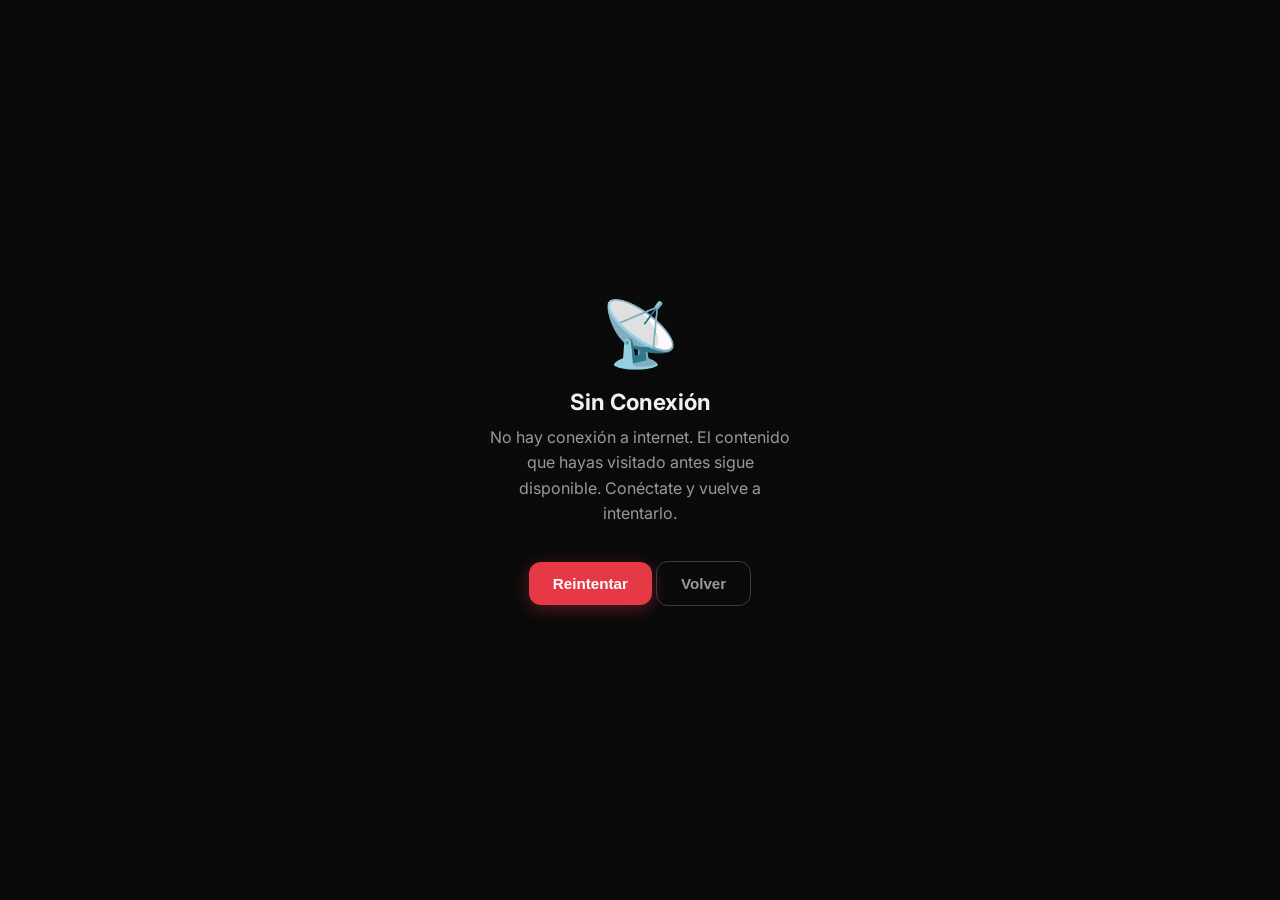
<file: pwa/offline.html>
<!DOCTYPE html>
<html lang="es">
<head>
  <meta charset="UTF-8">
  <meta name="viewport" content="width=device-width, initial-scale=1.0">
  <meta name="theme-color" content="#0a0a0a">
  <title>Sin conexión – KMultimedios VIP</title>
  <link rel="stylesheet" href="/pwa/css/app.css">
  <style>
    body { display:flex; align-items:center; justify-content:center; min-height:100dvh; }
    .offline { text-align:center; padding:32px 24px; max-width:360px; }
    .offline__icon { font-size:4rem; margin-bottom:16px; }
    .offline__title { font-size:1.4rem; font-weight:700; margin-bottom:10px; }
    .offline__text  { color:var(--km-text-muted); line-height:1.6; margin-bottom:24px; }
  </style>
</head>
<body>
  <div class="offline">
    <div class="offline__icon">📡</div>
    <h1 class="offline__title">Sin Conexión</h1>
    <p class="offline__text">
      No hay conexión a internet. El contenido que hayas visitado antes sigue disponible.
      Conéctate y vuelve a intentarlo.
    </p>
    <button class="btn btn--primary" onclick="window.location.reload()">Reintentar</button>
    <button class="btn btn--ghost" onclick="history.back()" style="margin-top:10px">Volver</button>
  </div>
</body>
</html>
</file>
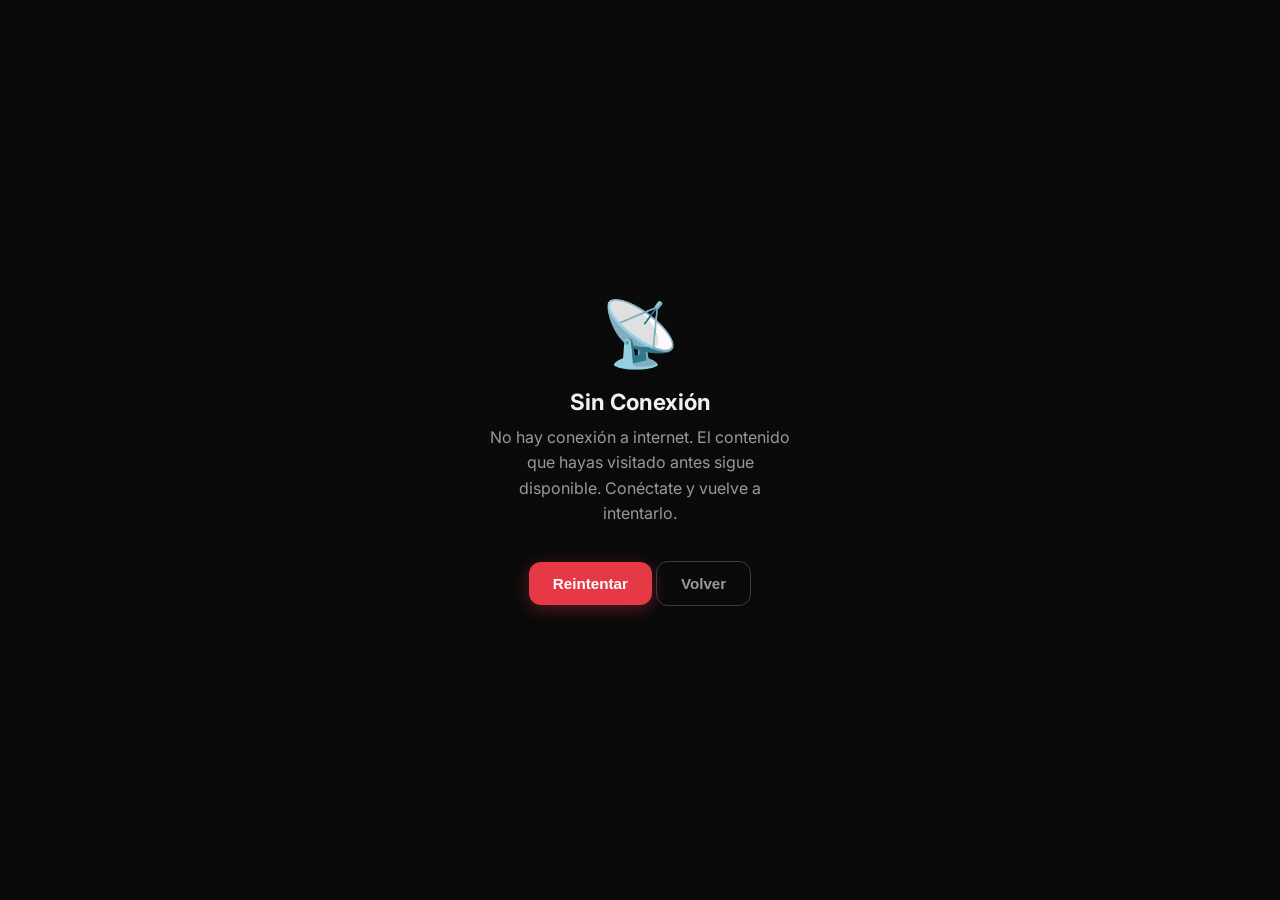
<file: vader/offline.html>
<!DOCTYPE html>
<html lang="es">
<head>
  <meta charset="UTF-8">
  <meta name="viewport" content="width=device-width, initial-scale=1.0">
  <meta name="theme-color" content="#0a0a0a">
  <title>Sin conexión – KMultimedios VIP</title>
  <link rel="stylesheet" href="/vader/css/app.css">
  <style>
    body { display:flex; align-items:center; justify-content:center; min-height:100dvh; }
    .offline { text-align:center; padding:32px 24px; max-width:360px; }
    .offline__icon { font-size:4rem; margin-bottom:16px; }
    .offline__title { font-size:1.4rem; font-weight:700; margin-bottom:10px; }
    .offline__text  { color:var(--km-text-muted); line-height:1.6; margin-bottom:24px; }
  </style>
</head>
<body>
  <div class="offline">
    <div class="offline__icon">📡</div>
    <h1 class="offline__title">Sin Conexión</h1>
    <p class="offline__text">
      No hay conexión a internet. El contenido que hayas visitado antes sigue disponible.
      Conéctate y vuelve a intentarlo.
    </p>
    <button class="btn btn--primary" onclick="window.location.reload()">Reintentar</button>
    <button class="btn btn--ghost" onclick="history.back()" style="margin-top:10px">Volver</button>
  </div>
</body>
</html>
</file>
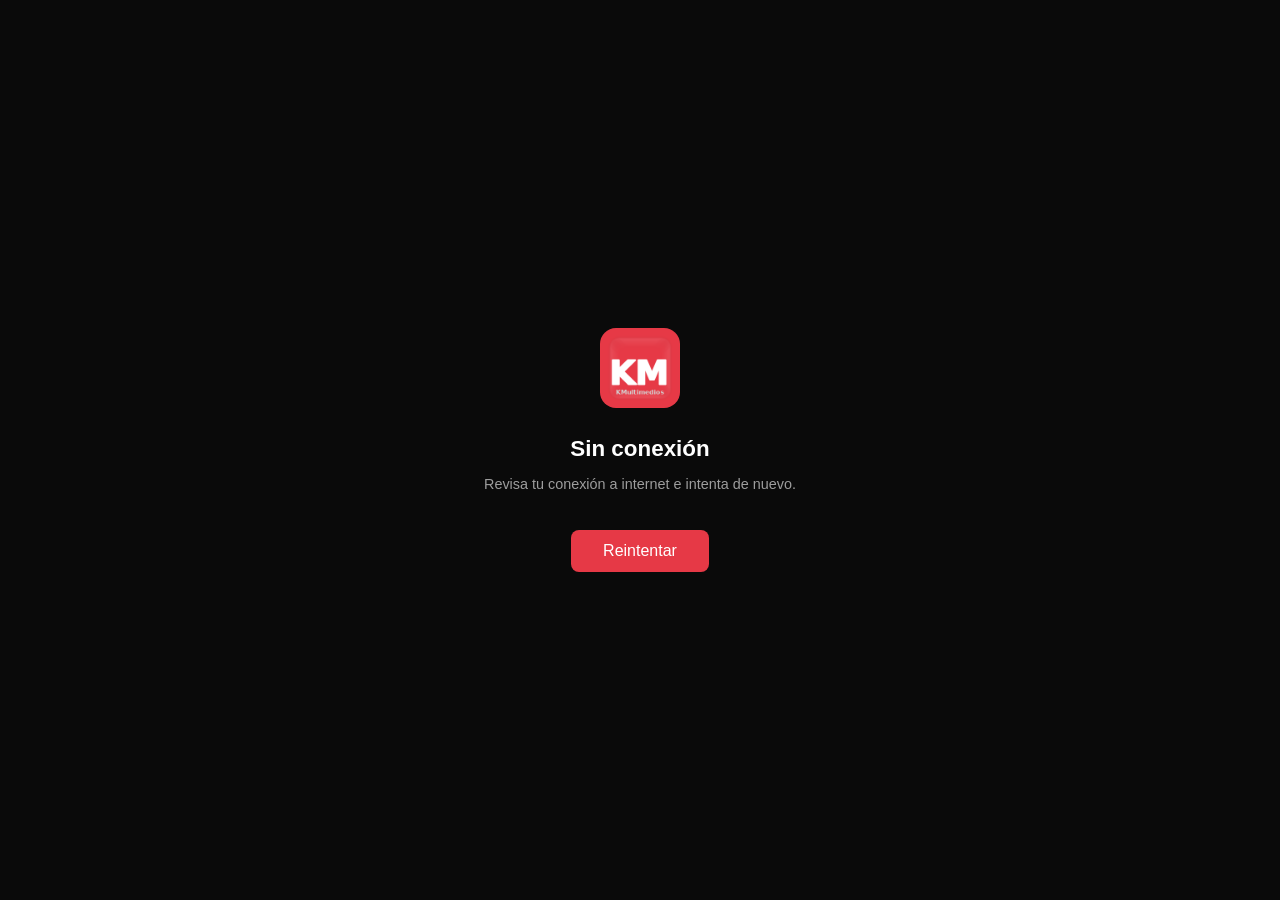
<file: vaderapp/offline.html>
<!DOCTYPE html>
<html lang="es">
<head>
  <meta charset="UTF-8">
  <meta name="viewport" content="width=device-width, initial-scale=1.0">
  <title>Sin conexión – KMultimedios VIP</title>
  <style>
    body { margin:0; background:#0a0a0a; color:#fff; font-family:sans-serif;
           display:flex; align-items:center; justify-content:center; min-height:100vh; text-align:center; }
    img  { width:80px; margin-bottom:1.5rem; border-radius:16px; }
    h1   { font-size:1.4rem; margin:0 0 .5rem; }
    p    { color:rgba(255,255,255,.6); font-size:.9rem; }
    button { margin-top:1.5rem; padding:.75rem 2rem; background:#e63946; color:#fff;
             border:none; border-radius:.5rem; font-size:1rem; cursor:pointer; }
  </style>
</head>
<body>
  <div>
    <img src="/vader/icons/icon-192.png" alt="KM VIP">
    <h1>Sin conexión</h1>
    <p>Revisa tu conexión a internet e intenta de nuevo.</p>
    <button onclick="location.reload()">Reintentar</button>
  </div>
</body>
</html>
</file>
<file: pwa/css/app.css>
/* =============================================================
   KMultimedios VIP PWA – Estilos principales
   Paleta: Rojo KM #e63946 · Oscuro #0a0a0a · Gris #1a1a2e · Blanco #f8f9fa
   ============================================================= */

/* ── Fuentes ─────────────────────────────────────────────────── */
@import url('https://fonts.googleapis.com/css2?family=Inter:wght@400;500;600;700;800&display=swap');

/* ── Reset & base ────────────────────────────────────────────── */
*, *::before, *::after { box-sizing: border-box; margin: 0; padding: 0; }
[hidden] { display: none !important; }

:root {
  --km-red:       #e63946;
  --km-red-dark:  #c1121f;
  --km-dark:      #0a0a0a;
  --km-dark2:     #141414;
  --km-dark3:     #1e1e1e;
  --km-gray:      #2a2a2a;
  --km-gray2:     #3d3d3d;
  --km-text:      #f1f1f1;
  --km-text-muted:#999;
  --km-accent:    #ffd60a;
  --km-success:   #2dc653;
  --km-warning:   #f4a261;
  --km-error:     #e63946;

  --radius-sm:  6px;
  --radius:     12px;
  --radius-lg:  20px;
  --shadow:     0 4px 24px rgba(0,0,0,0.4);
  --shadow-card:0 2px 12px rgba(0,0,0,0.3);

  --header-h:   64px;
  --nav-h:      64px;
  --safe-bottom: env(safe-area-inset-bottom, 0px);
}

html, body {
  height: 100%;
  font-family: 'Inter', -apple-system, BlinkMacSystemFont, 'Segoe UI', sans-serif;
  background: var(--km-dark);
  color: var(--km-text);
  overflow-x: hidden;
  -webkit-font-smoothing: antialiased;
}

a { color: var(--km-red); text-decoration: none; }
a:hover { text-decoration: underline; }

img { max-width: 100%; display: block; }

/* ── Pantallas ───────────────────────────────────────────────── */
#app { position: relative; min-height: 100dvh; }

.screen {
  display: none;
  min-height: 100dvh;
  animation: fadeIn .25s ease;
}
.screen.active { display: flex; flex-direction: column; }

@keyframes fadeIn { from { opacity: 0; transform: translateY(6px); } to { opacity: 1; transform: none; } }

/* ── Splash / Loading ────────────────────────────────────────── */
.splash {
  flex: 1;
  display: flex;
  flex-direction: column;
  align-items: center;
  justify-content: center;
  gap: 24px;
  background: var(--km-dark);
}

.splash__logo {
  display: flex;
  flex-direction: column;
  align-items: center;
  gap: 4px;
}

.splash__img {
  width: 88px;
  height: 88px;
  border-radius: var(--radius-lg);
  box-shadow: 0 0 0 3px var(--km-red), var(--shadow);
}

.splash__k {
  font-size: 2.8rem;
  font-weight: 800;
  color: var(--km-red);
  line-height: 1;
}

.splash__brand {
  font-size: 1.2rem;
  font-weight: 700;
  letter-spacing: .2em;
  color: var(--km-text);
}

.splash__vip {
  font-size: .75rem;
  font-weight: 800;
  letter-spacing: .3em;
  color: var(--km-accent);
  background: rgba(255,214,10,.12);
  padding: 2px 10px;
  border-radius: 999px;
}

.splash__text {
  color: var(--km-text-muted);
  font-size: .9rem;
}

/* ── Spinner ─────────────────────────────────────────────────── */
.loading-spinner {
  width: 36px; height: 36px;
  border: 3px solid var(--km-gray);
  border-top-color: var(--km-red);
  border-radius: 50%;
  animation: spin .8s linear infinite;
}
@keyframes spin { to { transform: rotate(360deg); } }

/* ── Mensaje global ──────────────────────────────────────────── */
.message {
  position: fixed;
  top: 0; left: 0; right: 0;
  z-index: 1000;
  padding: 12px 20px;
  font-size: .88rem;
  font-weight: 500;
  text-align: center;
  border-bottom: 2px solid transparent;
}
.message--info    { background: rgba(255,214,10,.15); border-color: var(--km-accent); color: var(--km-accent); }
.message--success { background: rgba(45,198,83,.15);  border-color: var(--km-success); color: var(--km-success); }
.message--warning { background: rgba(244,162,97,.15); border-color: var(--km-warning); color: var(--km-warning); }
.message--error   { background: rgba(230,57,70,.15);  border-color: var(--km-red);     color: var(--km-red); }

/* ── Toast ───────────────────────────────────────────────────── */
.toast {
  position: fixed;
  bottom: calc(var(--nav-h) + 16px + var(--safe-bottom));
  left: 50%;
  transform: translateX(-50%) translateY(20px);
  background: var(--km-dark3);
  color: var(--km-text);
  padding: 12px 20px;
  border-radius: var(--radius);
  font-size: .88rem;
  box-shadow: var(--shadow);
  opacity: 0;
  transition: all .3s ease;
  z-index: 2000;
  max-width: 90vw;
  text-align: center;
  border-left: 3px solid var(--km-gray2);
}
.toast--success { border-color: var(--km-success); }
.toast--error   { border-color: var(--km-red); }
.toast--info    { border-color: var(--km-accent); }
.toast--visible { opacity: 1; transform: translateX(-50%) translateY(0); }

/* ── Banner de instalación ───────────────────────────────────── */
.install-banner {
  position: fixed;
  top: 0; left: 0; right: 0;
  z-index: 999;
  display: flex;
  align-items: center;
  justify-content: space-between;
  padding: 10px 16px;
  background: var(--km-dark3);
  border-bottom: 1px solid var(--km-gray);
  font-size: .85rem;
  color: var(--km-text-muted);
}

/* ── Screen centradas (login, error, etc.) ───────────────────── */
.screen-inner {
  width: 100%;
  max-width: 480px;
  margin: 0 auto;
  padding: 24px 20px;
}
.screen-inner--centered {
  flex: 1;
  display: flex;
  flex-direction: column;
  align-items: center;
  justify-content: center;
  text-align: center;
  gap: 16px;
}

.icon-circle {
  width: 80px; height: 80px;
  border-radius: 50%;
  display: flex;
  align-items: center;
  justify-content: center;
  font-size: 2rem;
  background: var(--km-dark3);
}
.icon-circle--warning { background: rgba(244,162,97,.15); }
.icon-circle--error   { background: rgba(230,57,70,.15); }

/* ── Botones ─────────────────────────────────────────────────── */
.btn {
  display: inline-flex;
  align-items: center;
  justify-content: center;
  gap: 8px;
  padding: 14px 24px;
  border-radius: var(--radius);
  font-size: .95rem;
  font-weight: 600;
  cursor: pointer;
  border: none;
  transition: all .2s ease;
  text-decoration: none;
  line-height: 1;
}
.btn:disabled { opacity: .5; cursor: not-allowed; }
.btn--full { width: 100%; }
.btn--sm   { padding: 8px 14px; font-size: .8rem; }

.btn--primary {
  background: var(--km-red);
  color: #fff;
  box-shadow: 0 4px 16px rgba(230,57,70,.35);
}
.btn--primary:hover:not(:disabled) {
  background: var(--km-red-dark);
  box-shadow: 0 6px 20px rgba(230,57,70,.5);
  transform: translateY(-1px);
}

.btn--ghost {
  background: transparent;
  color: var(--km-text-muted);
  border: 1px solid var(--km-gray2);
}
.btn--ghost:hover { background: var(--km-dark3); color: var(--km-text); }

.btn--accent {
  background: var(--km-accent);
  color: var(--km-dark);
}

.btn--biometric { font-size: 1rem; padding: 16px; }
.btn-icon       { font-size: 1.1rem; }

.btn--back {
  margin: 16px;
  padding: 10px 16px;
  font-size: .9rem;
}

/* ── Screen de Registro ──────────────────────────────────────── */
.screen-header {
  display: flex;
  align-items: center;
  gap: 14px;
  padding: 24px 0 16px;
  border-bottom: 1px solid var(--km-gray);
  margin-bottom: 24px;
}

.header-logo { width: 48px; height: 48px; border-radius: var(--radius-sm); }

.header-title {
  font-size: 1.2rem;
  font-weight: 700;
  display: flex;
  align-items: center;
  gap: 8px;
}

.header-user { font-size: .85rem; color: var(--km-text-muted); margin-top: 2px; }

.badge-vip {
  display: inline-block;
  background: linear-gradient(135deg, var(--km-accent), #f4a261);
  color: var(--km-dark);
  font-size: .6rem;
  font-weight: 800;
  letter-spacing: .1em;
  padding: 2px 7px;
  border-radius: 999px;
  vertical-align: middle;
}

.register-card {
  background: var(--km-dark3);
  border: 1px solid var(--km-gray);
  border-radius: var(--radius-lg);
  padding: 28px 24px;
  text-align: center;
}

.register-card__icon { font-size: 3rem; margin-bottom: 8px; }
.register-card__title { font-size: 1.3rem; font-weight: 700; margin-bottom: 12px; }
.register-card__desc  { color: var(--km-text-muted); font-size: .9rem; line-height: 1.6; margin-bottom: 20px; }
.register-card__footer { font-size: .78rem; color: var(--km-text-muted); margin-top: 16px; }

.form-group  { text-align: left; margin-bottom: 16px; }
.form-label  { display: block; font-size: .82rem; color: var(--km-text-muted); margin-bottom: 6px; }
.form-input  {
  width: 100%; padding: 12px 14px;
  background: var(--km-dark2); border: 1px solid var(--km-gray2);
  border-radius: var(--radius-sm); color: var(--km-text);
  font-size: .9rem; outline: none; transition: border-color .2s;
}
.form-input:focus { border-color: var(--km-red); }

.biometric-methods {
  display: flex;
  justify-content: center;
  gap: 12px;
  flex-wrap: wrap;
  margin-bottom: 20px;
}
.biometric-item {
  display: flex;
  align-items: center;
  gap: 5px;
  font-size: .78rem;
  color: var(--km-text-muted);
  background: var(--km-gray);
  padding: 5px 10px;
  border-radius: 999px;
}

.support-list {
  list-style: none;
  text-align: left;
  font-size: .88rem;
  color: var(--km-text-muted);
  display: flex;
  flex-direction: column;
  gap: 6px;
}

.error-list {
  list-style: none;
  text-align: left;
  font-size: .88rem;
  color: var(--km-text-muted);
  display: flex;
  flex-direction: column;
  gap: 4px;
}
.error-list li::before { content: '• '; color: var(--km-red); }

/* ── App Header ──────────────────────────────────────────────── */
.app-header {
  position: sticky;
  top: 0;
  z-index: 100;
  background: var(--km-dark2);
  border-bottom: 1px solid var(--km-gray);
  padding-bottom: 0;
}

.app-header__inner {
  display: flex;
  align-items: center;
  justify-content: space-between;
  padding: 12px 16px;
  height: var(--header-h);
}

.app-header__brand {
  display: flex;
  align-items: center;
  gap: 10px;
}

.app-header__logo { width: 36px; height: 36px; border-radius: 8px; }

.app-header__name {
  font-size: 1rem;
  font-weight: 700;
  margin-right: 6px;
}

.app-header__user {
  display: flex;
  align-items: center;
}

.user-avatar {
  width: 36px; height: 36px;
  border-radius: 50%;
  background: var(--km-red);
  display: flex;
  align-items: center;
  justify-content: center;
  font-size: .85rem;
  font-weight: 700;
  color: #fff;
}

.welcome-bar {
  padding: 8px 16px 10px;
  font-size: .85rem;
  color: var(--km-text-muted);
  border-top: 1px solid var(--km-gray);
}
.welcome-bar strong { color: var(--km-text); }
.welcome-bar em     { color: var(--km-accent); font-style: normal; font-size: .8rem; }

/* ── App Main ────────────────────────────────────────────────── */
.app-main {
  flex: 1;
  padding: 16px;
  padding-bottom: calc(var(--nav-h) + 16px + var(--safe-bottom));
  overflow-y: auto;
}

.section-title {
  font-size: 1.1rem;
  font-weight: 700;
  margin-bottom: 16px;
  display: flex;
  align-items: center;
  gap: 8px;
}
.section-title::after {
  content: '';
  flex: 1;
  height: 1px;
  background: var(--km-gray);
}

/* ── Content Grid ────────────────────────────────────────────── */
.content-grid {
  display: grid;
  grid-template-columns: repeat(auto-fill, minmax(280px, 1fr));
  gap: 16px;
}

.content-card {
  background: var(--km-dark3);
  border: 1px solid var(--km-gray);
  border-radius: var(--radius);
  overflow: hidden;
  cursor: pointer;
  transition: all .2s ease;
  box-shadow: var(--shadow-card);
}
.content-card:hover {
  transform: translateY(-3px);
  border-color: var(--km-red);
  box-shadow: 0 8px 24px rgba(230,57,70,.2);
}

.content-card__img {
  width: 100%;
  aspect-ratio: 16/9;
  object-fit: cover;
}
.content-card__img--placeholder {
  background: linear-gradient(135deg, var(--km-dark3), var(--km-gray));
}

.content-card__body { padding: 14px; }

.content-card__type {
  font-size: .7rem;
  font-weight: 700;
  letter-spacing: .08em;
  text-transform: uppercase;
  color: var(--km-red);
}

.content-card__title {
  font-size: .95rem;
  font-weight: 600;
  margin: 6px 0;
  line-height: 1.35;
  display: -webkit-box;
  -webkit-line-clamp: 2;
  -webkit-box-orient: vertical;
  overflow: hidden;
}

.content-card__excerpt {
  font-size: .8rem;
  color: var(--km-text-muted);
  line-height: 1.5;
  display: -webkit-box;
  -webkit-line-clamp: 2;
  -webkit-box-orient: vertical;
  overflow: hidden;
  margin-bottom: 8px;
}

.content-card__date {
  font-size: .75rem;
  color: var(--km-text-muted);
}

/* Skeleton loader */
.content-skeleton {
  background: var(--km-dark3);
  border-radius: var(--radius);
  height: 240px;
  animation: shimmer 1.4s ease infinite;
}
@keyframes shimmer {
  0%, 100% { opacity: .6; }
  50%       { opacity: 1; }
}

.content-empty {
  grid-column: 1 / -1;
  text-align: center;
  color: var(--km-text-muted);
  padding: 40px 0;
}
.content-empty--error { color: var(--km-red); }

/* ── Detalle de contenido ────────────────────────────────────── */
.detail-view {
  flex: 1;
  overflow-y: auto;
  padding-bottom: calc(var(--nav-h) + var(--safe-bottom));
}

.detail__hero {
  width: 100%;
  max-height: 300px;
  object-fit: cover;
}

.detail__content {
  padding: 20px 16px;
  max-width: 800px;
  margin: 0 auto;
}

.detail__title {
  font-size: 1.6rem;
  font-weight: 800;
  line-height: 1.25;
  margin-bottom: 10px;
}

.detail__meta {
  display: flex;
  gap: 16px;
  font-size: .8rem;
  color: var(--km-text-muted);
  margin-bottom: 20px;
  padding-bottom: 16px;
  border-bottom: 1px solid var(--km-gray);
}

.detail__body {
  font-size: .95rem;
  line-height: 1.8;
  color: var(--km-text);
}
.detail__body h2, .detail__body h3 { margin: 1.5em 0 .5em; color: var(--km-text); }
.detail__body p  { margin-bottom: 1em; }
.detail__body img { border-radius: var(--radius-sm); margin: 1em 0; }
.detail__body a  { color: var(--km-red); }
.detail__body ul, .detail__body ol { padding-left: 1.5em; margin-bottom: 1em; }
.detail__body blockquote {
  border-left: 3px solid var(--km-red);
  padding-left: 16px;
  color: var(--km-text-muted);
  margin: 1em 0;
}

/* ── Bottom navigation ───────────────────────────────────────── */
.bottom-nav {
  position: fixed;
  bottom: 0; left: 0; right: 0;
  z-index: 200;
  display: flex;
  background: var(--km-dark2);
  border-top: 1px solid var(--km-gray);
  padding-bottom: var(--safe-bottom);
  height: calc(var(--nav-h) + var(--safe-bottom));
}

.bottom-nav__item {
  flex: 1;
  display: flex;
  flex-direction: column;
  align-items: center;
  justify-content: center;
  gap: 3px;
  padding: 8px 4px;
  background: none;
  border: none;
  cursor: pointer;
  color: var(--km-text-muted);
  text-decoration: none;
  transition: color .15s;
  font-size: inherit;
}
.bottom-nav__item:hover,
.bottom-nav__item--active { color: var(--km-red); }

.bottom-nav__icon  { font-size: 1.3rem; }
.bottom-nav__label { font-size: .65rem; font-weight: 600; letter-spacing: .02em; }

/* ── Responsive ──────────────────────────────────────────────── */
@media (min-width: 600px) {
  .screen-inner { padding: 40px 32px; }
  .app-main { padding: 24px; padding-bottom: calc(var(--nav-h) + 24px + var(--safe-bottom)); }
  .content-grid { grid-template-columns: repeat(auto-fill, minmax(320px, 1fr)); }
}

@media (prefers-color-scheme: light) {
  /* Mantener dark mode ya que es una app de multimedia premium */
}

/* ── Utilidades ──────────────────────────────────────────────── */
.error-msg { color: var(--km-red); padding: 20px; text-align: center; }

/* ── Pantalla de cámaras ─────────────────────────────────────── */
.screen--cameras {
  background: #000;
}

/* Header compacto para cámaras */
.cam-header {
  display: flex;
  align-items: center;
  justify-content: space-between;
  padding: 8px 14px;
  height: 50px;
  background: var(--km-dark2);
  border-bottom: 1px solid var(--km-gray);
  flex-shrink: 0;
  z-index: 10;
}

.cam-header__left {
  display: flex;
  align-items: center;
  gap: 8px;
}

.cam-header__logo {
  width: 28px;
  height: 28px;
  border-radius: 6px;
}

.cam-header__name {
  display: block;
  font-size: .82rem;
  font-weight: 700;
  line-height: 1.2;
}

.cam-header__user {
  display: block;
  font-size: .68rem;
  color: var(--km-text-muted);
}

.cam-header__right {
  display: flex;
  align-items: center;
  gap: 10px;
}

.live-indicator {
  font-size: .62rem;
  font-weight: 800;
  color: #fff;
  background: var(--km-red);
  padding: 2px 8px;
  border-radius: 3px;
  letter-spacing: .04em;
  animation: live-pulse 2s ease infinite;
}

@keyframes live-pulse {
  0%, 100% { opacity: 1; }
  50%       { opacity: .7; }
}

/* Wrapper del iframe */
.cameras-wrap {
  flex: 1;
  position: relative;
  overflow: hidden;
  background: #000;
  /* Espacio para el bottom-nav */
  margin-bottom: calc(var(--nav-h) + var(--safe-bottom));
}

.cameras-frame {
  width: 100%;
  height: 100%;
  border: none;
  display: block;
  background: #000;
}

/* Overlay de carga */
.cam-loading-overlay {
  position: absolute;
  inset: 0;
  background: #000;
  display: flex;
  flex-direction: column;
  align-items: center;
  justify-content: center;
  gap: 16px;
  z-index: 5;
  transition: opacity .3s ease;
}

.cam-loading-overlay p {
  font-size: .85rem;
  color: var(--km-text-muted);
}

.cam-loading-overlay.hidden {
  opacity: 0;
  pointer-events: none;
}

/* =============================================================
   PANEL DE DISPOSITIVOS v2.0
   ============================================================= */

.panel-title { font-size:1rem; font-weight:700; flex:1; text-align:center; }

.devices-panel { display:flex; flex-direction:column; gap:16px; }

.devices-intro {
  font-size:.88rem; color:var(--km-text-muted); line-height:1.6;
  text-align:center; padding:0 4px;
}

/* ── Tarjeta de ranura ───────────────────────────────────────── */
.device-slot-card {
  background:var(--km-dark3); border-radius:var(--radius-lg);
  padding:20px; display:flex; flex-direction:column; gap:14px; transition:border-color .2s;
}
.device-slot-card--active  { border:1px solid var(--km-success); box-shadow:0 0 0 1px rgba(45,198,83,.15); }
.device-slot-card--empty   { border:1.5px dashed var(--km-gray2); opacity:.85; }

.device-slot-card__header  { display:flex; align-items:center; gap:12px; }
.slot-type-icon            { font-size:1.8rem; line-height:1; }
.slot-type-info            { display:flex; flex-direction:column; gap:4px; }
.slot-type-label           { font-size:.9rem; font-weight:700; color:var(--km-text); }
.device-slot-card__info    { display:flex; flex-direction:column; gap:3px; }
.device-name               { font-size:.92rem; font-weight:600; color:var(--km-text); }
.device-meta               { font-size:.78rem; color:var(--km-text-muted); }
.slot-empty-hint           { font-size:.82rem; color:var(--km-text-muted); font-style:italic; text-align:center; }

/* ── Badges ──────────────────────────────────────────────────── */
.slot-badge {
  display:inline-block; padding:2px 8px; border-radius:999px;
  font-size:.68rem; font-weight:700; letter-spacing:.04em; text-transform:uppercase;
}
.slot-badge--active  { background:rgba(45,198,83,.2);  color:var(--km-success); }
.slot-badge--empty   { background:var(--km-gray);       color:var(--km-text-muted); }
.slot-badge--current { background:rgba(255,214,10,.2);  color:var(--km-accent); }

/* ── Barra de cuota anual ────────────────────────────────────── */
.quota-section { display:flex; align-items:center; gap:8px; }
.quota-label   { font-size:.75rem; color:var(--km-text-muted); white-space:nowrap; flex-shrink:0; }
.quota-bar     { flex:1; height:6px; background:var(--km-gray); border-radius:999px; overflow:hidden; }
.quota-bar__fill { height:100%; border-radius:999px; transition:width .4s ease; }
.quota-bar.quota--empty   .quota-bar__fill { background:var(--km-success); }
.quota-bar.quota--partial .quota-bar__fill { background:var(--km-warning); }
.quota-bar.quota--full    .quota-bar__fill { background:var(--km-red); }
.quota-count { font-size:.75rem; font-weight:700; color:var(--km-text-muted); min-width:24px; text-align:right; }

/* ── Indicador ranura (pantalla registro) ────────────────────── */
.slot-indicator {
  display:inline-flex; align-items:center; gap:6px;
  background:rgba(255,214,10,.12); border:1px solid rgba(255,214,10,.3);
  color:var(--km-accent); padding:5px 14px; border-radius:999px;
  font-size:.82rem; font-weight:600; margin-bottom:12px;
}

/* ── Bloqueo anual ───────────────────────────────────────────── */
.blocked-notice {
  display:flex; align-items:flex-start; gap:10px;
  background:rgba(230,57,70,.1); border:1px solid rgba(230,57,70,.3);
  border-radius:var(--radius); padding:16px;
  font-size:.88rem; line-height:1.6; color:var(--km-text);
}
.blocked-notice--sm    { padding:10px 14px; font-size:.8rem; border-radius:var(--radius-sm); }
.blocked-notice__icon  { font-size:1.5rem; flex-shrink:0; }

/* ── Botón eliminar ──────────────────────────────────────────── */
.btn--danger {
  background:rgba(230,57,70,.15); color:var(--km-red);
  border:1px solid rgba(230,57,70,.4);
}
.btn--danger:hover:not(:disabled) { background:var(--km-red); color:#fff; }

/* ── Info box ────────────────────────────────────────────────── */
.devices-info-box {
  background:var(--km-dark3); border:1px solid var(--km-gray);
  border-radius:var(--radius); padding:14px 16px;
  font-size:.82rem; color:var(--km-text-muted); line-height:1.6;
}

/* ── Modal ───────────────────────────────────────────────────── */
.modal-overlay {
  position:fixed; inset:0; z-index:3000;
  background:rgba(0,0,0,.75);
  display:none; align-items:center; justify-content:center;
  padding:20px;
}
.modal-overlay.modal--open {
  display:flex; animation:fadeIn .2s ease;
}
.modal-box {
  background:var(--km-dark3); border:1px solid var(--km-gray2);
  border-radius:var(--radius-lg); padding:28px 24px;
  width:100%; max-width:380px; text-align:center;
  box-shadow:0 20px 60px rgba(0,0,0,.6);
}
.modal-icon  { font-size:2.5rem; margin-bottom:8px; }
.modal-title { font-size:1.2rem; font-weight:700; margin-bottom:12px; }
.modal-desc  { font-size:.87rem; color:var(--km-text-muted); line-height:1.6; margin-bottom:24px; }
.modal-actions { display:flex; gap:10px; }
.modal-actions .btn { flex:1; }

/* ══════════════════════════════════════════════════════════════
   COMMAND CENTER – Variables & Animaciones
   ══════════════════════════════════════════════════════════════ */
:root {
  --cc-green:      #00ff41;
  --cc-cyan:       #00f0ff;
  --cc-amber:      #ffb700;
  --cc-red:        #ff2d2d;
  --cc-bg:         #040d08;
  --cc-bg2:        #071210;
  --cc-panel:      rgba(0,255,65,.04);
  --cc-border:     rgba(0,255,65,.18);
  --cc-border2:    rgba(0,240,255,.15);
}

@import url('https://fonts.googleapis.com/css2?family=Orbitron:wght@400;700;900&family=Share+Tech+Mono&display=swap');

@keyframes cc-scanline {
  0%   { transform: translateY(-100%); }
  100% { transform: translateY(100vh); }
}
@keyframes cc-grid-pulse {
  0%,100% { opacity:.15; }
  50%      { opacity:.28; }
}
@keyframes cc-radar-sweep {
  from { transform: rotate(0deg); }
  to   { transform: rotate(360deg); }
}
@keyframes cc-pulse-dot {
  0%,100% { opacity:1; transform: scale(1); }
  50%      { opacity:.4; transform: scale(1.5); }
}
@keyframes radio-bar {
  0%,100% { height:4px; }
  50%      { height:20px; }
}
@keyframes radio-pulse-ring {
  0%   { transform: scale(1);   opacity:1; }
  100% { transform: scale(2.5); opacity:0; }
}

/* ── Screen CC ───────────────────────────────────────────────── */
.screen--cc {
  display: flex;
  flex-direction: column;
  background: var(--cc-bg);
  color: var(--cc-green);
  font-family: 'Share Tech Mono', monospace;
  overflow: hidden;
  position: relative;
}

/* Grid background */
.cc-grid-layer {
  position: absolute; inset: 0; z-index: 0;
  background-image:
    linear-gradient(rgba(0,255,65,.06) 1px, transparent 1px),
    linear-gradient(90deg, rgba(0,255,65,.06) 1px, transparent 1px);
  background-size: 40px 40px;
  animation: cc-grid-pulse 4s ease-in-out infinite;
  pointer-events: none;
}

/* Scanline */
.cc-scanline {
  position: absolute; inset: 0; z-index: 1;
  background: linear-gradient(transparent 50%, rgba(0,0,0,.03) 50%);
  background-size: 100% 4px;
  animation: cc-scanline 12s linear infinite;
  pointer-events: none; opacity:.4;
}

/* ── CC Header ───────────────────────────────────────────────── */
.cc-header {
  position: relative; z-index: 10;
  display: flex; align-items: center; justify-content: space-between;
  padding: 8px 14px 6px;
  background: rgba(0,0,0,.7);
  border-bottom: 1px solid var(--cc-border);
  flex-shrink: 0;
}
.cc-header__logo {
  width: 30px; height: 30px; border-radius: 6px;
  margin-right: 8px; border: 1px solid var(--cc-border);
}
.cc-header__left { display:flex; align-items:center; }
.cc-header__titles { display:flex; flex-direction:column; }
.cc-header__name {
  font-family:'Orbitron',sans-serif; font-size:.8rem; font-weight:700;
  color: var(--cc-cyan); letter-spacing:.05em;
}
.cc-header__sub { font-size:.65rem; color: var(--cc-green); opacity:.8; }

.cc-header__right { display:flex; align-items:center; gap:10px; }
.cc-live-dot {
  font-family:'Orbitron',sans-serif; font-size:.65rem; font-weight:700;
  color: var(--cc-green); animation: cc-pulse-dot 1.2s ease-in-out infinite;
  white-space: nowrap;
}

/* ── Tabs ────────────────────────────────────────────────────── */
.cc-tabs {
  display: flex; position: relative; z-index: 10;
  background: rgba(0,0,0,.6);
  border-bottom: 1px solid var(--cc-border);
  flex-shrink: 0;
}
.cc-tab {
  flex: 1; padding: 8px 4px; font-size: .75rem;
  font-family: 'Orbitron', sans-serif; font-weight: 700;
  background: transparent; border: none; color: rgba(0,255,65,.5);
  cursor: pointer; letter-spacing: .04em; transition: color .2s, border-color .2s;
  border-bottom: 2px solid transparent;
  display: flex; align-items: center; justify-content: center; gap: 5px;
}
.cc-tab--active {
  color: var(--cc-green); border-bottom-color: var(--cc-green);
}

/* ── CC Main scrollable area ─────────────────────────────────── */
.cc-main {
  flex: 1; overflow-y: auto; position: relative; z-index: 5;
  -webkit-overflow-scrolling: touch;
}
.cc-main--hidden { display: none !important; }

/* ── Session Banner ──────────────────────────────────────────── */
.cc-session-banner {
  display: flex; align-items: center; gap: 8px;
  padding: 7px 14px;
  background: rgba(0,240,255,.06);
  border-bottom: 1px solid var(--cc-border2);
  font-size: .65rem; color: var(--cc-cyan); position: relative; overflow: hidden;
}
.cc-session-banner__icon { font-size: .9rem; }
.cc-session-banner__text { flex: 1; line-height: 1.4; }

/* Radar mini */
.cc-radar {
  width: 36px; height: 36px; position: relative; flex-shrink: 0;
}
.cc-radar__sweep {
  position: absolute; inset: 0;
  background: conic-gradient(from 0deg, transparent 70%, rgba(0,255,65,.6) 100%);
  border-radius: 50%;
  animation: cc-radar-sweep 3s linear infinite;
}
.cc-radar__ring {
  position: absolute; border: 1px solid rgba(0,255,65,.3); border-radius: 50%;
}
.cc-radar__ring--1 { inset: 20%; }
.cc-radar__ring--2 { inset: 0; }

/* ── Loading state ───────────────────────────────────────────── */
.cc-loading-state {
  display: flex; flex-direction: column; align-items: center; justify-content: center;
  gap: 16px; padding: 60px 20px; color: var(--cc-green); opacity: .7;
  font-size: .85rem;
}
.cc-loading-state--error { color: var(--cc-red); }

/* ── Zone ────────────────────────────────────────────────────── */
.cc-zone {
  border: 1px solid var(--cc-border);
  margin: 10px; border-radius: 6px;
  background: var(--cc-panel);
  overflow: hidden;
}
.cc-zone__header {
  display: flex; align-items: center; flex-wrap: wrap; gap: 6px;
  padding: 8px 12px;
  background: rgba(0,255,65,.07);
  border-bottom: 1px solid var(--cc-border);
}
.cc-zone__code {
  font-family: 'Orbitron',sans-serif; font-size: .65rem; font-weight: 900;
  color: var(--cc-cyan); letter-spacing: .1em;
}
.cc-zone__name {
  font-family: 'Orbitron',sans-serif; font-size: .75rem; font-weight: 700;
  color: var(--cc-green); flex: 1; min-width: 120px;
}
.cc-zone__status {
  font-size: .6rem; padding: 2px 7px; border-radius: 3px; font-weight: 700;
  letter-spacing: .06em;
}
.cc-zone__status--online {
  background: rgba(0,255,65,.15); color: var(--cc-green);
  border: 1px solid var(--cc-green);
}
.cc-zone__traffic {
  font-size: .6rem; color: var(--cc-amber); letter-spacing: .06em;
}

/* ── Section ─────────────────────────────────────────────────── */
.cc-section { padding: 8px 10px; }
.cc-section__header {
  display: flex; align-items: center; gap: 6px;
  font-size: .65rem; color: var(--cc-cyan); margin-bottom: 8px;
  letter-spacing: .06em; text-transform: uppercase;
}
.cc-section__dir {
  margin-left: auto; font-size: .6rem; color: rgba(0,240,255,.6);
}

/* ── Camera Grid ─────────────────────────────────────────────── */
.cc-cams-grid {
  display: grid;
  grid-template-columns: repeat(auto-fill, minmax(280px, 1fr));
  gap: 8px;
}

/* ── Camera Card ─────────────────────────────────────────────── */
.cc-cam-card {
  border: 1px solid var(--cc-border);
  border-radius: 5px;
  background: rgba(0,0,0,.5);
  overflow: hidden;
}
.cc-cam-header {
  display: flex; align-items: center; justify-content: space-between;
  padding: 4px 8px;
  background: rgba(0,255,65,.05);
  border-bottom: 1px solid var(--cc-border);
}
.cc-cam-code { font-size: .6rem; color: var(--cc-cyan); letter-spacing: .08em; }
.cc-badge {
  font-size: .55rem; padding: 1px 6px; border-radius: 2px;
  font-weight: 700; letter-spacing: .06em;
}
.cc-badge--high   { background: rgba(0,255,65,.15);  color: var(--cc-green);  border: 1px solid var(--cc-green); }
.cc-badge--medium { background: rgba(255,183,0,.12); color: var(--cc-amber);  border: 1px solid var(--cc-amber); }

/* Camera video wrap */
.cc-cam-wrap {
  position: relative;
  background: #000;
  aspect-ratio: 16/9;
  overflow: hidden;
}
.cc-video {
  width: 100%; height: 100%;
  object-fit: contain;
  background: #000;
}
.cc-cam-placeholder {
  position: absolute; inset: 0;
  display: flex; flex-direction: column;
  align-items: center; justify-content: center; gap: 8px;
  background: linear-gradient(135deg, #020d05 0%, #040d08 100%);
  cursor: pointer;
}
.cc-cam-placeholder__name {
  font-size: .65rem; color: rgba(0,255,65,.5); letter-spacing: .05em;
}
.cc-cam-placeholder__err {
  font-size: .65rem; color: var(--cc-red); margin-bottom: 4px;
}
.cc-play-btn {
  background: rgba(0,255,65,.12); border: 1px solid var(--cc-green);
  color: var(--cc-green); font-family: 'Orbitron', sans-serif;
  font-size: .7rem; padding: 6px 16px; border-radius: 3px; cursor: pointer;
  transition: background .2s;
}
.cc-play-btn:hover { background: rgba(0,255,65,.25); }

/* Watermark */
.cc-watermark--video {
  position: absolute; bottom: 4px; left: 4px;
  font-size: .45rem; color: rgba(255,255,255,.25);
  pointer-events: none; white-space: nowrap; overflow: hidden;
  max-width: 90%; text-overflow: ellipsis;
  font-family: 'Share Tech Mono', monospace;
}

/* Camera footer */
.cc-cam-footer {
  display: flex; align-items: center; gap: 6px;
  padding: 5px 8px; flex-wrap: wrap;
}
.cc-cam-name { font-size: .65rem; color: var(--cc-green); flex: 1; }
.cc-cam-loc  { font-size: .55rem; color: rgba(0,255,65,.5); }
.cc-cam-controls { display: flex; gap: 4px; margin-left: auto; }
.cc-ctrl-btn {
  width: 26px; height: 26px; border-radius: 4px; cursor: pointer;
  background: rgba(0,255,65,.08); border: 1px solid var(--cc-border);
  color: var(--cc-green); font-size: .75rem;
  display: flex; align-items: center; justify-content: center;
  transition: background .15s;
}
.cc-ctrl-btn:hover { background: rgba(0,255,65,.2); }
.cc-ctrl-btn--audio { color: var(--cc-cyan); border-color: var(--cc-border2); }

/* ══════════════════════════════════════════════════════════════
   RADIO PLAYER
   ══════════════════════════════════════════════════════════════ */
.radio-panel {
  padding: 20px 16px;
  display: flex; flex-direction: column; gap: 20px;
  max-width: 480px; margin: 0 auto;
}

.radio-header {
  display: flex; align-items: center; gap: 14px;
}
.radio-pulse {
  width: 48px; height: 48px; border-radius: 50%;
  background: rgba(0,255,65,.15); border: 2px solid var(--cc-green);
  position: relative; flex-shrink: 0;
}
.radio-pulse::after {
  content: ''; position: absolute; inset: -6px;
  border: 2px solid rgba(0,255,65,.4); border-radius: 50%;
  animation: radio-pulse-ring 2s ease-out infinite;
}
.radio-title {
  font-family: 'Orbitron', sans-serif; font-size: 1.1rem;
  color: var(--cc-green); font-weight: 700;
}
.radio-subtitle { font-size: .7rem; color: rgba(0,255,65,.6); margin-top: 2px; }

.radio-player-wrap {
  background: rgba(0,0,0,.5);
  border: 1px solid var(--cc-border);
  border-radius: 8px; padding: 20px;
  display: flex; flex-direction: column; align-items: center; gap: 16px;
}

/* Visualizer */
.radio-visualizer {
  display: flex; align-items: flex-end; gap: 3px; height: 24px;
}
.radio-visualizer span {
  display: inline-block; width: 4px; background: var(--cc-border);
  border-radius: 2px; height: 4px;
}
.radio-visualizer--active span {
  background: var(--cc-green);
  animation: radio-bar .8s ease-in-out infinite;
}
.radio-visualizer--active span:nth-child(1)  { animation-delay: 0s; }
.radio-visualizer--active span:nth-child(2)  { animation-delay: .1s; }
.radio-visualizer--active span:nth-child(3)  { animation-delay: .2s; }
.radio-visualizer--active span:nth-child(4)  { animation-delay: .05s; }
.radio-visualizer--active span:nth-child(5)  { animation-delay: .15s; }
.radio-visualizer--active span:nth-child(6)  { animation-delay: .25s; }
.radio-visualizer--active span:nth-child(7)  { animation-delay: .08s; }
.radio-visualizer--active span:nth-child(8)  { animation-delay: .18s; }
.radio-visualizer--active span:nth-child(9)  { animation-delay: .12s; }
.radio-visualizer--active span:nth-child(10) { animation-delay: .22s; }

.radio-info { text-align: center; }
.radio-info__station { font-family:'Orbitron',sans-serif; font-size:.9rem; color:var(--cc-cyan); }
.radio-info__status  { font-size:.7rem; color:rgba(0,255,65,.6); margin-top:3px; }

.radio-play-btn {
  width: 64px; height: 64px; border-radius: 50%;
  background: rgba(0,255,65,.12); border: 2px solid var(--cc-green);
  color: var(--cc-green); font-size: 1.6rem; cursor: pointer;
  display: flex; align-items: center; justify-content: center;
  transition: background .2s, transform .1s;
}
.radio-play-btn:active { transform: scale(.94); }
.radio-play-btn:hover  { background: rgba(0,255,65,.25); }

.radio-volume-wrap {
  display: flex; align-items: center; gap: 8px; width: 100%;
}
.radio-vol-icon { font-size: .9rem; }
.radio-volume {
  flex: 1; accent-color: var(--cc-green);
  height: 4px; cursor: pointer;
}

.radio-stations { display: flex; flex-direction: column; gap: 6px; }
.radio-stations__label {
  font-size: .6rem; color: rgba(0,255,65,.5);
  letter-spacing: .1em; text-transform: uppercase; margin-bottom: 4px;
}
.radio-station {
  display: flex; align-items: center; gap: 8px;
  padding: 10px 14px; border-radius: 6px; cursor: pointer;
  background: rgba(0,0,0,.4); border: 1px solid var(--cc-border);
  color: rgba(0,255,65,.7); font-size: .8rem;
  font-family: 'Share Tech Mono', monospace;
  transition: background .15s, border-color .15s;
  width: 100%; text-align: left;
}
.radio-station--active {
  border-color: var(--cc-green); color: var(--cc-green);
  background: rgba(0,255,65,.08);
}
.radio-station__dot { color: var(--cc-green); animation: cc-pulse-dot 1.2s ease-in-out infinite; }
.radio-station__name { flex: 1; }
.radio-station__freq { font-size: .65rem; color: var(--cc-cyan); }

.radio-legal {
  font-size: .6rem; color: rgba(0,255,65,.35);
  text-align: center; line-height: 1.5;
}

/* ── Toasts container ────────────────────────────────────────── */
#toasts {
  position:fixed;
  bottom:calc(var(--nav-h) + 16px + var(--safe-bottom));
  left:50%; transform:translateX(-50%);
  z-index:2000;
  display:flex; flex-direction:column; align-items:center; gap:8px;
  pointer-events:none; width:90vw;
}
.toast { pointer-events:auto; }
</file>
<file: vader/css/app.css>
/* =============================================================
   KMultimedios VIP PWA – Estilos principales
   Paleta: Rojo KM #e63946 · Oscuro #0a0a0a · Gris #1a1a2e · Blanco #f8f9fa
   ============================================================= */

/* ── Fuentes ─────────────────────────────────────────────────── */
@import url('https://fonts.googleapis.com/css2?family=Inter:wght@400;500;600;700;800&display=swap');

/* ── Reset & base ────────────────────────────────────────────── */
*, *::before, *::after { box-sizing: border-box; margin: 0; padding: 0; }
[hidden] { display: none !important; }

:root {
  --km-red:       #e63946;
  --km-red-dark:  #c1121f;
  --km-dark:      #0a0a0a;
  --km-dark2:     #141414;
  --km-dark3:     #1e1e1e;
  --km-gray:      #2a2a2a;
  --km-gray2:     #3d3d3d;
  --km-text:      #f1f1f1;
  --km-text-muted:#999;
  --km-accent:    #ffd60a;
  --km-success:   #2dc653;
  --km-warning:   #f4a261;
  --km-error:     #e63946;

  --radius-sm:  6px;
  --radius:     12px;
  --radius-lg:  20px;
  --shadow:     0 4px 24px rgba(0,0,0,0.4);
  --shadow-card:0 2px 12px rgba(0,0,0,0.3);

  --header-h:   64px;
  --nav-h:      52px;
  --safe-bottom: env(safe-area-inset-bottom, 0px);
}

html, body {
  height: 100%;
  font-family: 'Inter', -apple-system, BlinkMacSystemFont, 'Segoe UI', sans-serif;
  background: var(--km-dark);
  color: var(--km-text);
  overflow-x: hidden;
  -webkit-font-smoothing: antialiased;
}

a { color: var(--km-red); text-decoration: none; }
a:hover { text-decoration: underline; }

img { max-width: 100%; display: block; }

/* ── Pantallas ───────────────────────────────────────────────── */
#app { position: relative; height: 100dvh; overflow: hidden; }

.screen {
  display: none;
  height: 100vh;
  height: 100dvh;
  max-height: 100vh;
  max-height: 100dvh;
  overflow: hidden;
  animation: fadeIn .25s ease;
}
.screen.active { display: flex; flex-direction: column; }

@keyframes fadeIn { from { opacity: 0; transform: translateY(6px); } to { opacity: 1; transform: none; } }

/* ── Splash / Loading ────────────────────────────────────────── */
.splash {
  flex: 1;
  display: flex;
  flex-direction: column;
  align-items: center;
  justify-content: center;
  gap: 24px;
  background: var(--km-dark);
}

.splash__logo {
  display: flex;
  flex-direction: column;
  align-items: center;
  gap: 4px;
}

.splash__img {
  width: 88px;
  height: 88px;
  border-radius: var(--radius-lg);
  box-shadow: 0 0 0 3px var(--km-red), var(--shadow);
}

.splash__k {
  font-size: 2.8rem;
  font-weight: 800;
  color: var(--km-red);
  line-height: 1;
}

.splash__brand {
  font-size: 1.2rem;
  font-weight: 700;
  letter-spacing: .2em;
  color: var(--km-text);
}

.splash__vip {
  font-size: .75rem;
  font-weight: 800;
  letter-spacing: .3em;
  color: var(--km-accent);
  background: rgba(255,214,10,.12);
  padding: 2px 10px;
  border-radius: 999px;
}

.splash__text {
  color: var(--km-text-muted);
  font-size: .9rem;
}

/* ── Spinner ─────────────────────────────────────────────────── */
.loading-spinner {
  width: 36px; height: 36px;
  border: 3px solid var(--km-gray);
  border-top-color: var(--km-red);
  border-radius: 50%;
  animation: spin .8s linear infinite;
}
@keyframes spin { to { transform: rotate(360deg); } }

/* ── Mensaje global ──────────────────────────────────────────── */
.message {
  position: fixed;
  top: 0; left: 0; right: 0;
  z-index: 1000;
  padding: 12px 20px;
  font-size: .88rem;
  font-weight: 500;
  text-align: center;
  border-bottom: 2px solid transparent;
}
.message--info    { background: rgba(255,214,10,.15); border-color: var(--km-accent); color: var(--km-accent); }
.message--success { background: rgba(45,198,83,.15);  border-color: var(--km-success); color: var(--km-success); }
.message--warning { background: rgba(244,162,97,.15); border-color: var(--km-warning); color: var(--km-warning); }
.message--error   { background: rgba(230,57,70,.15);  border-color: var(--km-red);     color: var(--km-red); }

/* ── Toast ───────────────────────────────────────────────────── */
.toast {
  position: fixed;
  bottom: 16px;
  left: 50%;
  transform: translateX(-50%) translateY(20px);
  background: var(--km-dark3);
  color: var(--km-text);
  padding: 12px 20px;
  border-radius: var(--radius);
  font-size: .88rem;
  box-shadow: var(--shadow);
  opacity: 0;
  transition: all .3s ease;
  z-index: 2000;
  max-width: 90vw;
  text-align: center;
  border-left: 3px solid var(--km-gray2);
}
.toast--success { border-color: var(--km-success); }
.toast--error   { border-color: var(--km-red); }
.toast--info    { border-color: var(--km-accent); }
.toast--visible { opacity: 1; transform: translateX(-50%) translateY(0); }

/* ── Banner de instalación ───────────────────────────────────── */
.install-banner {
  position: fixed;
  top: 0; left: 0; right: 0;
  z-index: 999;
  display: flex;
  align-items: center;
  justify-content: space-between;
  padding: 10px 16px;
  background: var(--km-dark3);
  border-bottom: 1px solid var(--km-gray);
  font-size: .85rem;
  color: var(--km-text-muted);
}

/* ── iOS Install Banner ──────────────────────────────────────── */
.ios-install-banner {
  position: fixed;
  bottom: 0; left: 0; right: 0;
  z-index: 1000;
  background: #1c1c1e;
  border-top: 1px solid rgba(255,255,255,.15);
  border-radius: 16px 16px 0 0;
  padding: 16px 16px 28px;
  box-shadow: 0 -4px 24px rgba(0,0,0,.5);
  animation: slideUp .35s ease;
}
@keyframes slideUp {
  from { transform: translateY(100%); }
  to   { transform: translateY(0); }
}
.ios-install-close {
  position: absolute;
  top: 10px; right: 12px;
  background: rgba(255,255,255,.12);
  border: none;
  color: #fff;
  border-radius: 50%;
  width: 26px; height: 26px;
  font-size: .8rem;
  cursor: pointer;
  display: flex; align-items: center; justify-content: center;
}
.ios-install-content {
  display: flex;
  align-items: center;
  gap: 14px;
  padding-right: 30px;
}
.ios-install-icon {
  width: 52px; height: 52px;
  border-radius: 12px;
  flex-shrink: 0;
}
.ios-install-title {
  font-weight: 700;
  font-size: .95rem;
  color: #fff;
  margin: 0 0 4px;
}
.ios-install-desc {
  font-size: .82rem;
  color: rgba(255,255,255,.7);
  margin: 0;
  line-height: 1.5;
}
.ios-install-arrow {
  text-align: center;
  font-size: 1.4rem;
  color: var(--km-accent);
  margin-top: 10px;
  animation: bounce .8s ease infinite alternate;
}
@keyframes bounce {
  from { transform: translateY(0); }
  to   { transform: translateY(6px); }
}

/* ── Screen centradas (login, error, etc.) ───────────────────── */
.screen-inner {
  width: 100%;
  max-width: 480px;
  margin: 0 auto;
  padding: 24px 20px;
}
.screen-inner--centered {
  flex: 1;
  display: flex;
  flex-direction: column;
  align-items: center;
  justify-content: center;
  text-align: center;
  gap: 16px;
}

.icon-circle {
  width: 80px; height: 80px;
  border-radius: 50%;
  display: flex;
  align-items: center;
  justify-content: center;
  font-size: 2rem;
  background: var(--km-dark3);
}
.icon-circle--warning { background: rgba(244,162,97,.15); }
.icon-circle--error   { background: rgba(230,57,70,.15); }

/* ── Botones ─────────────────────────────────────────────────── */
.btn {
  display: inline-flex;
  align-items: center;
  justify-content: center;
  gap: 8px;
  padding: 14px 24px;
  border-radius: var(--radius);
  font-size: .95rem;
  font-weight: 600;
  cursor: pointer;
  border: none;
  transition: all .2s ease;
  text-decoration: none;
  line-height: 1;
}
.btn:disabled { opacity: .5; cursor: not-allowed; }
.btn--full { width: 100%; }
.btn--sm   { padding: 8px 14px; font-size: .8rem; }

.btn--primary {
  background: var(--km-red);
  color: #fff;
  box-shadow: 0 4px 16px rgba(230,57,70,.35);
}
.btn--primary:hover:not(:disabled) {
  background: var(--km-red-dark);
  box-shadow: 0 6px 20px rgba(230,57,70,.5);
  transform: translateY(-1px);
}

.btn--ghost {
  background: transparent;
  color: var(--km-text-muted);
  border: 1px solid var(--km-gray2);
}
.btn--ghost:hover { background: var(--km-dark3); color: var(--km-text); }

.btn--accent {
  background: var(--km-accent);
  color: var(--km-dark);
}

.btn--biometric { font-size: 1rem; padding: 16px; }
.btn-icon       { font-size: 1.1rem; }

.btn--back {
  margin: 16px;
  padding: 10px 16px;
  font-size: .9rem;
}

/* ── Screen de Registro ──────────────────────────────────────── */
.screen-header {
  display: flex;
  align-items: center;
  gap: 14px;
  padding: 24px 0 16px;
  border-bottom: 1px solid var(--km-gray);
  margin-bottom: 24px;
}

.header-logo { width: 48px; height: 48px; border-radius: var(--radius-sm); }

.header-title {
  font-size: 1.2rem;
  font-weight: 700;
  display: flex;
  align-items: center;
  gap: 8px;
}

.header-user { font-size: .85rem; color: var(--km-text-muted); margin-top: 2px; }

.badge-vip {
  display: inline-block;
  background: linear-gradient(135deg, var(--km-accent), #f4a261);
  color: var(--km-dark);
  font-size: .6rem;
  font-weight: 800;
  letter-spacing: .1em;
  padding: 2px 7px;
  border-radius: 999px;
  vertical-align: middle;
}

.register-card {
  background: var(--km-dark3);
  border: 1px solid var(--km-gray);
  border-radius: var(--radius-lg);
  padding: 28px 24px;
  text-align: center;
}

.register-card__icon { font-size: 3rem; margin-bottom: 8px; }
.register-card__title { font-size: 1.3rem; font-weight: 700; margin-bottom: 12px; }
.register-card__desc  { color: var(--km-text-muted); font-size: .9rem; line-height: 1.6; margin-bottom: 20px; }
.register-card__footer { font-size: .78rem; color: var(--km-text-muted); margin-top: 16px; }

.form-group  { text-align: left; margin-bottom: 16px; }
.form-label  { display: block; font-size: .82rem; color: var(--km-text-muted); margin-bottom: 6px; }
.form-input  {
  width: 100%; padding: 12px 14px;
  background: var(--km-dark2); border: 1px solid var(--km-gray2);
  border-radius: var(--radius-sm); color: var(--km-text);
  font-size: .9rem; outline: none; transition: border-color .2s;
}
.form-input:focus { border-color: var(--km-red); }

.biometric-methods {
  display: flex;
  justify-content: center;
  gap: 12px;
  flex-wrap: wrap;
  margin-bottom: 20px;
}
.biometric-item {
  display: flex;
  align-items: center;
  gap: 5px;
  font-size: .78rem;
  color: var(--km-text-muted);
  background: var(--km-gray);
  padding: 5px 10px;
  border-radius: 999px;
}

.support-list {
  list-style: none;
  text-align: left;
  font-size: .88rem;
  color: var(--km-text-muted);
  display: flex;
  flex-direction: column;
  gap: 6px;
}

.error-list {
  list-style: none;
  text-align: left;
  font-size: .88rem;
  color: var(--km-text-muted);
  display: flex;
  flex-direction: column;
  gap: 4px;
}
.error-list li::before { content: '• '; color: var(--km-red); }

/* ── App Header ──────────────────────────────────────────────── */
.app-header {
  position: sticky;
  top: 0;
  z-index: 100;
  background: var(--km-dark2);
  border-bottom: 1px solid var(--km-gray);
  padding-bottom: 0;
}

.app-header__inner {
  display: flex;
  align-items: center;
  justify-content: space-between;
  padding: 12px 16px;
  height: var(--header-h);
}

.app-header__brand {
  display: flex;
  align-items: center;
  gap: 10px;
}

.app-header__logo { width: 36px; height: 36px; border-radius: 8px; }

.app-header__name {
  font-size: 1rem;
  font-weight: 700;
  margin-right: 6px;
}

.app-header__user {
  display: flex;
  align-items: center;
}

.user-avatar {
  width: 36px; height: 36px;
  border-radius: 50%;
  background: var(--km-red);
  display: flex;
  align-items: center;
  justify-content: center;
  font-size: .85rem;
  font-weight: 700;
  color: #fff;
}

.welcome-bar {
  padding: 8px 16px 10px;
  font-size: .85rem;
  color: var(--km-text-muted);
  border-top: 1px solid var(--km-gray);
}
.welcome-bar strong { color: var(--km-text); }
.welcome-bar em     { color: var(--km-accent); font-style: normal; font-size: .8rem; }

/* ── App Main ────────────────────────────────────────────────── */
.app-main {
  flex: 1;
  padding: 16px;
  padding-bottom: 16px;
  overflow-y: auto;
}

.section-title {
  font-size: 1.1rem;
  font-weight: 700;
  margin-bottom: 16px;
  display: flex;
  align-items: center;
  gap: 8px;
}
.section-title::after {
  content: '';
  flex: 1;
  height: 1px;
  background: var(--km-gray);
}

/* ── Content Grid ────────────────────────────────────────────── */
.content-grid {
  display: grid;
  grid-template-columns: repeat(auto-fill, minmax(280px, 1fr));
  gap: 16px;
}

.content-card {
  background: var(--km-dark3);
  border: 1px solid var(--km-gray);
  border-radius: var(--radius);
  overflow: hidden;
  cursor: pointer;
  transition: all .2s ease;
  box-shadow: var(--shadow-card);
}
.content-card:hover {
  transform: translateY(-3px);
  border-color: var(--km-red);
  box-shadow: 0 8px 24px rgba(230,57,70,.2);
}

.content-card__img {
  width: 100%;
  aspect-ratio: 16/9;
  object-fit: cover;
}
.content-card__img--placeholder {
  background: linear-gradient(135deg, var(--km-dark3), var(--km-gray));
}

.content-card__body { padding: 14px; }

.content-card__type {
  font-size: .7rem;
  font-weight: 700;
  letter-spacing: .08em;
  text-transform: uppercase;
  color: var(--km-red);
}

.content-card__title {
  font-size: .95rem;
  font-weight: 600;
  margin: 6px 0;
  line-height: 1.35;
  display: -webkit-box;
  -webkit-line-clamp: 2;
  -webkit-box-orient: vertical;
  overflow: hidden;
}

.content-card__excerpt {
  font-size: .8rem;
  color: var(--km-text-muted);
  line-height: 1.5;
  display: -webkit-box;
  -webkit-line-clamp: 2;
  -webkit-box-orient: vertical;
  overflow: hidden;
  margin-bottom: 8px;
}

.content-card__date {
  font-size: .75rem;
  color: var(--km-text-muted);
}

/* Skeleton loader */
.content-skeleton {
  background: var(--km-dark3);
  border-radius: var(--radius);
  height: 240px;
  animation: shimmer 1.4s ease infinite;
}
@keyframes shimmer {
  0%, 100% { opacity: .6; }
  50%       { opacity: 1; }
}

.content-empty {
  grid-column: 1 / -1;
  text-align: center;
  color: var(--km-text-muted);
  padding: 40px 0;
}
.content-empty--error { color: var(--km-red); }

/* ── Detalle de contenido ────────────────────────────────────── */
.detail-view {
  flex: 1;
  overflow-y: auto;
  padding-bottom: calc(var(--nav-h) + var(--safe-bottom));
}

.detail__hero {
  width: 100%;
  max-height: 300px;
  object-fit: cover;
}

.detail__content {
  padding: 20px 16px;
  max-width: 800px;
  margin: 0 auto;
}

.detail__title {
  font-size: 1.6rem;
  font-weight: 800;
  line-height: 1.25;
  margin-bottom: 10px;
}

.detail__meta {
  display: flex;
  gap: 16px;
  font-size: .8rem;
  color: var(--km-text-muted);
  margin-bottom: 20px;
  padding-bottom: 16px;
  border-bottom: 1px solid var(--km-gray);
}

.detail__body {
  font-size: .95rem;
  line-height: 1.8;
  color: var(--km-text);
}
.detail__body h2, .detail__body h3 { margin: 1.5em 0 .5em; color: var(--km-text); }
.detail__body p  { margin-bottom: 1em; }
.detail__body img { border-radius: var(--radius-sm); margin: 1em 0; }
.detail__body a  { color: var(--km-red); }
.detail__body ul, .detail__body ol { padding-left: 1.5em; margin-bottom: 1em; }
.detail__body blockquote {
  border-left: 3px solid var(--km-red);
  padding-left: 16px;
  color: var(--km-text-muted);
  margin: 1em 0;
}

/* ── Top navigation ──────────────────────────────────────────── */
.top-nav {
  display: flex;
  background: rgba(0,0,0,0.55);
  border-bottom: 1px solid rgba(0,255,65,0.12);
  overflow-x: auto;
  scrollbar-width: none;
  flex-shrink: 0;
  z-index: 200;
}
.top-nav::-webkit-scrollbar { display: none; }

.top-nav__item {
  flex: 1;
  display: flex;
  flex-direction: column;
  align-items: center;
  justify-content: center;
  gap: 2px;
  padding: 6px 4px;
  background: none;
  border: none;
  border-bottom: 2px solid transparent;
  border-radius: 0;
  cursor: pointer;
  color: var(--km-text-muted);
  text-decoration: none;
  transition: color .15s, border-color .15s;
  font-size: inherit;
  min-width: 56px;
  -webkit-appearance: none;
  appearance: none;
  font-family: inherit;
}
.top-nav__item:hover,
.top-nav__item--active { color: var(--km-red); border-bottom-color: var(--km-red); }

.top-nav__icon  { font-size: 1rem; line-height: 1; }
.top-nav__label { font-size: .58rem; font-weight: 600; letter-spacing: .02em; }

/* ── Responsive ──────────────────────────────────────────────── */
@media (min-width: 600px) {
  .screen-inner { padding: 40px 32px; }
  .app-main { padding: 24px; }
  .content-grid { grid-template-columns: repeat(auto-fill, minmax(320px, 1fr)); }
}

@media (prefers-color-scheme: light) {
  /* Mantener dark mode ya que es una app de multimedia premium */
}

/* ── Utilidades ──────────────────────────────────────────────── */
.error-msg { color: var(--km-red); padding: 20px; text-align: center; }

/* ── Pantalla de cámaras ─────────────────────────────────────── */
.screen--cameras {
  background: #000;
}

/* Header compacto para cámaras */
.cam-header {
  display: flex;
  align-items: center;
  justify-content: space-between;
  padding: 8px 14px;
  height: 50px;
  background: var(--km-dark2);
  border-bottom: 1px solid var(--km-gray);
  flex-shrink: 0;
  z-index: 10;
}

.cam-header__left {
  display: flex;
  align-items: center;
  gap: 8px;
}

.cam-header__logo {
  width: 28px;
  height: 28px;
  border-radius: 6px;
}

.cam-header__name {
  display: block;
  font-size: .82rem;
  font-weight: 700;
  line-height: 1.2;
}

.cam-header__user {
  display: block;
  font-size: .68rem;
  color: var(--km-text-muted);
}

.cam-header__right {
  display: flex;
  align-items: center;
  gap: 10px;
}

.live-indicator {
  font-size: .62rem;
  font-weight: 800;
  color: #fff;
  background: var(--km-red);
  padding: 2px 8px;
  border-radius: 3px;
  letter-spacing: .04em;
  animation: live-pulse 2s ease infinite;
}

@keyframes live-pulse {
  0%, 100% { opacity: 1; }
  50%       { opacity: .7; }
}

/* Wrapper del iframe */
.cameras-wrap {
  flex: 1;
  position: relative;
  overflow: hidden;
  background: #000;
  /* Espacio para el bottom-nav */
  margin-bottom: calc(var(--nav-h) + var(--safe-bottom));
}

.cameras-frame {
  width: 100%;
  height: 100%;
  border: none;
  display: block;
  background: #000;
}

/* Overlay de carga */
.cam-loading-overlay {
  position: absolute;
  inset: 0;
  background: #000;
  display: flex;
  flex-direction: column;
  align-items: center;
  justify-content: center;
  gap: 16px;
  z-index: 5;
  transition: opacity .3s ease;
}

.cam-loading-overlay p {
  font-size: .85rem;
  color: var(--km-text-muted);
}

.cam-loading-overlay.hidden {
  opacity: 0;
  pointer-events: none;
}

/* =============================================================
   PANEL DE DISPOSITIVOS v2.0
   ============================================================= */

.panel-title { font-size:1rem; font-weight:700; flex:1; text-align:center; }

.devices-panel { display:flex; flex-direction:column; gap:16px; }

.devices-intro {
  font-size:.88rem; color:var(--km-text-muted); line-height:1.6;
  text-align:center; padding:0 4px;
}

/* ── Tarjeta de ranura ───────────────────────────────────────── */
.device-slot-card {
  background:var(--km-dark3); border-radius:var(--radius-lg);
  padding:20px; display:flex; flex-direction:column; gap:14px; transition:border-color .2s;
}
.device-slot-card--active  { border:1px solid var(--km-success); box-shadow:0 0 0 1px rgba(45,198,83,.15); }
.device-slot-card--empty   { border:1.5px dashed var(--km-gray2); opacity:.85; }

.device-slot-card__header  { display:flex; align-items:center; gap:12px; }
.slot-type-icon            { font-size:1.8rem; line-height:1; }
.slot-type-info            { display:flex; flex-direction:column; gap:4px; }
.slot-type-label           { font-size:.9rem; font-weight:700; color:var(--km-text); }
.device-slot-card__info    { display:flex; flex-direction:column; gap:3px; }
.device-name               { font-size:.92rem; font-weight:600; color:var(--km-text); }
.device-meta               { font-size:.78rem; color:var(--km-text-muted); }
.slot-empty-hint           { font-size:.82rem; color:var(--km-text-muted); font-style:italic; text-align:center; }

/* ── Badges ──────────────────────────────────────────────────── */
.slot-badge {
  display:inline-block; padding:2px 8px; border-radius:999px;
  font-size:.68rem; font-weight:700; letter-spacing:.04em; text-transform:uppercase;
}
.slot-badge--active  { background:rgba(45,198,83,.2);  color:var(--km-success); }
.slot-badge--empty   { background:var(--km-gray);       color:var(--km-text-muted); }
.slot-badge--current { background:rgba(255,214,10,.2);  color:var(--km-accent); }

/* ── Barra de cuota anual ────────────────────────────────────── */
.quota-section { display:flex; align-items:center; gap:8px; }
.quota-label   { font-size:.75rem; color:var(--km-text-muted); white-space:nowrap; flex-shrink:0; }
.quota-bar     { flex:1; height:6px; background:var(--km-gray); border-radius:999px; overflow:hidden; }
.quota-bar__fill { height:100%; border-radius:999px; transition:width .4s ease; }
.quota-bar.quota--empty   .quota-bar__fill { background:var(--km-success); }
.quota-bar.quota--partial .quota-bar__fill { background:var(--km-warning); }
.quota-bar.quota--full    .quota-bar__fill { background:var(--km-red); }
.quota-count { font-size:.75rem; font-weight:700; color:var(--km-text-muted); min-width:24px; text-align:right; }

/* ── Indicador ranura (pantalla registro) ────────────────────── */
.slot-indicator {
  display:inline-flex; align-items:center; gap:6px;
  background:rgba(255,214,10,.12); border:1px solid rgba(255,214,10,.3);
  color:var(--km-accent); padding:5px 14px; border-radius:999px;
  font-size:.82rem; font-weight:600; margin-bottom:12px;
}

/* ── Bloqueo anual ───────────────────────────────────────────── */
.blocked-notice {
  display:flex; align-items:flex-start; gap:10px;
  background:rgba(230,57,70,.1); border:1px solid rgba(230,57,70,.3);
  border-radius:var(--radius); padding:16px;
  font-size:.88rem; line-height:1.6; color:var(--km-text);
}
.blocked-notice--sm    { padding:10px 14px; font-size:.8rem; border-radius:var(--radius-sm); }
.blocked-notice__icon  { font-size:1.5rem; flex-shrink:0; }

/* ── Botón eliminar ──────────────────────────────────────────── */
.btn--danger {
  background:rgba(230,57,70,.15); color:var(--km-red);
  border:1px solid rgba(230,57,70,.4);
}
.btn--danger:hover:not(:disabled) { background:var(--km-red); color:#fff; }

/* ── Info box ────────────────────────────────────────────────── */
.devices-info-box {
  background:var(--km-dark3); border:1px solid var(--km-gray);
  border-radius:var(--radius); padding:14px 16px;
  font-size:.82rem; color:var(--km-text-muted); line-height:1.6;
}

/* ── Modal ───────────────────────────────────────────────────── */
.modal-overlay {
  position:fixed; inset:0; z-index:3000;
  background:rgba(0,0,0,.75);
  display:none; align-items:center; justify-content:center;
  padding:20px;
}
.modal-overlay.modal--open {
  display:flex; animation:fadeIn .2s ease;
}
.modal-box {
  background:var(--km-dark3); border:1px solid var(--km-gray2);
  border-radius:var(--radius-lg); padding:28px 24px;
  width:100%; max-width:380px; text-align:center;
  box-shadow:0 20px 60px rgba(0,0,0,.6);
}
.modal-icon  { font-size:2.5rem; margin-bottom:8px; }
.modal-title { font-size:1.2rem; font-weight:700; margin-bottom:12px; }
.modal-desc  { font-size:.87rem; color:var(--km-text-muted); line-height:1.6; margin-bottom:24px; }
.modal-actions { display:flex; gap:10px; }
.modal-actions .btn { flex:1; }

/* ══════════════════════════════════════════════════════════════
   COMMAND CENTER – Variables & Animaciones
   ══════════════════════════════════════════════════════════════ */
:root {
  --cc-green:      #00ff41;
  --cc-cyan:       #00f0ff;
  --cc-amber:      #ffb700;
  --cc-red:        #ff2d2d;
  --cc-bg:         #040d08;
  --cc-bg2:        #071210;
  --cc-panel:      rgba(0,255,65,.04);
  --cc-border:     rgba(0,255,65,.18);
  --cc-border2:    rgba(0,240,255,.15);
}

@import url('https://fonts.googleapis.com/css2?family=Orbitron:wght@400;700;900&family=Share+Tech+Mono&display=swap');

@keyframes cc-scanline {
  0%   { transform: translateY(-100%); }
  100% { transform: translateY(100vh); }
}
@keyframes cc-grid-pulse {
  0%,100% { opacity:.15; }
  50%      { opacity:.28; }
}
@keyframes cc-radar-sweep {
  from { transform: rotate(0deg); }
  to   { transform: rotate(360deg); }
}
@keyframes cc-pulse-dot {
  0%,100% { opacity:1; transform: scale(1); }
  50%      { opacity:.4; transform: scale(1.5); }
}
@keyframes radio-bar {
  0%,100% { height:4px; }
  50%      { height:20px; }
}
@keyframes radio-pulse-ring {
  0%   { transform: scale(1);   opacity:1; }
  100% { transform: scale(2.5); opacity:0; }
}

/* ── Screen CC ───────────────────────────────────────────────── */
.screen--cc {
  flex-direction: column;
  background: var(--cc-bg);
  color: var(--cc-green);
  font-family: 'Share Tech Mono', monospace;
  overflow: hidden;
  position: relative;
}

/* Grid background */
.cc-grid-layer {
  position: absolute; inset: 0; z-index: 0;
  background-image:
    linear-gradient(rgba(0,255,65,.06) 1px, transparent 1px),
    linear-gradient(90deg, rgba(0,255,65,.06) 1px, transparent 1px);
  background-size: 40px 40px;
  animation: cc-grid-pulse 4s ease-in-out infinite;
  pointer-events: none;
}

/* Scanline */
.cc-scanline {
  position: absolute; inset: 0; z-index: 1;
  background: linear-gradient(transparent 50%, rgba(0,0,0,.03) 50%);
  background-size: 100% 4px;
  animation: cc-scanline 12s linear infinite;
  pointer-events: none; opacity:.4;
}

/* ── CC Header ───────────────────────────────────────────────── */
.cc-header {
  position: relative; z-index: 10;
  display: flex; align-items: center; justify-content: space-between;
  padding: 8px 14px 6px;
  padding-top: calc(8px + env(safe-area-inset-top, 0px));
  background: rgba(0,0,0,.7);
  border-bottom: 1px solid var(--cc-border);
  flex-shrink: 0;
}
.cc-header__logo {
  width: 30px; height: 30px; border-radius: 6px;
  margin-right: 8px; border: 1px solid var(--cc-border);
}
.cc-header__left { display:flex; align-items:center; }
.cc-header__titles { display:flex; flex-direction:column; }
.cc-header__name {
  font-family:'Orbitron',sans-serif; font-size:.8rem; font-weight:700;
  color: var(--cc-cyan); letter-spacing:.05em;
}
.cc-header__sub { font-size:.65rem; color: var(--cc-green); opacity:.8; }

.cc-header__right { display:flex; align-items:center; gap:10px; }
.cc-live-dot {
  font-family:'Orbitron',sans-serif; font-size:.65rem; font-weight:700;
  color: var(--cc-green); animation: cc-pulse-dot 1.2s ease-in-out infinite;
  white-space: nowrap;
}

/* ── Tabs ────────────────────────────────────────────────────── */
.cc-tabs {
  display: flex; position: relative; z-index: 10;
  background: rgba(0,0,0,.6);
  border-bottom: 1px solid var(--cc-border);
  flex-shrink: 0;
}
.cc-tab {
  flex: 1; padding: 8px 4px; font-size: .75rem;
  font-family: 'Orbitron', sans-serif; font-weight: 700;
  background: transparent; border: none; color: rgba(0,255,65,.5);
  cursor: pointer; letter-spacing: .04em; transition: color .2s, border-color .2s;
  border-bottom: 2px solid transparent;
  display: flex; align-items: center; justify-content: center; gap: 5px;
}
.cc-tab--active {
  color: var(--cc-green); border-bottom-color: var(--cc-green);
}

/* ── CC Main scrollable area ─────────────────────────────────── */
.cc-main {
  flex: 1; overflow-y: auto; position: relative; z-index: 5;
  -webkit-overflow-scrolling: touch;
}
.cc-main--hidden { display: none !important; }

/* ── Session Banner ──────────────────────────────────────────── */
.cc-session-banner {
  display: flex; align-items: center; gap: 8px;
  padding: 7px 14px;
  background: rgba(0,240,255,.06);
  border-bottom: 1px solid var(--cc-border2);
  font-size: .65rem; color: var(--cc-cyan); position: relative; overflow: hidden;
}
.cc-session-banner__icon { font-size: .9rem; }
.cc-session-banner__text { flex: 1; line-height: 1.4; }

/* Radar mini */
.cc-radar {
  width: 36px; height: 36px; position: relative; flex-shrink: 0;
}
.cc-radar__sweep {
  position: absolute; inset: 0;
  background: conic-gradient(from 0deg, transparent 70%, rgba(0,255,65,.6) 100%);
  border-radius: 50%;
  animation: cc-radar-sweep 3s linear infinite;
}
.cc-radar__ring {
  position: absolute; border: 1px solid rgba(0,255,65,.3); border-radius: 50%;
}
.cc-radar__ring--1 { inset: 20%; }
.cc-radar__ring--2 { inset: 0; }

/* ── Loading state ───────────────────────────────────────────── */
.cc-loading-state {
  display: flex; flex-direction: column; align-items: center; justify-content: center;
  gap: 16px; padding: 60px 20px; color: var(--cc-green); opacity: .7;
  font-size: .85rem;
}
.cc-loading-state--error { color: var(--cc-red); }

/* ── Zone ────────────────────────────────────────────────────── */
.cc-zone {
  border: 1px solid var(--cc-border);
  margin: 10px; border-radius: 6px;
  background: var(--cc-panel);
  overflow: hidden;
}
.cc-zone__header {
  display: flex; align-items: center; flex-wrap: wrap; gap: 6px;
  padding: 8px 12px;
  background: rgba(0,255,65,.07);
  border-bottom: 1px solid var(--cc-border);
}
.cc-zone__code {
  font-family: 'Orbitron',sans-serif; font-size: .65rem; font-weight: 900;
  color: var(--cc-cyan); letter-spacing: .1em;
}
.cc-zone__name {
  font-family: 'Orbitron',sans-serif; font-size: .75rem; font-weight: 700;
  color: var(--cc-green); flex: 1; min-width: 120px;
}
.cc-zone__status {
  font-size: .6rem; padding: 2px 7px; border-radius: 3px; font-weight: 700;
  letter-spacing: .06em;
}
.cc-zone__status--online {
  background: rgba(0,255,65,.15); color: var(--cc-green);
  border: 1px solid var(--cc-green);
}
.cc-zone__traffic {
  font-size: .6rem; color: var(--cc-amber); letter-spacing: .06em;
}

/* ── Section ─────────────────────────────────────────────────── */
.cc-section { padding: 8px 10px; }
.cc-section__header {
  display: flex; align-items: center; gap: 6px;
  font-size: .65rem; color: var(--cc-cyan); margin-bottom: 8px;
  letter-spacing: .06em; text-transform: uppercase;
}
.cc-section__dir {
  margin-left: auto; font-size: .6rem; color: rgba(0,240,255,.6);
}

/* ── Camera Grid ─────────────────────────────────────────────── */
.cc-cams-grid {
  display: grid;
  grid-template-columns: repeat(auto-fill, minmax(300px, 1fr));
  gap: 10px;
  padding: 4px 0;
}
.cc-zone__meta { display: flex; align-items: center; gap: 6px; margin-left: auto; }

/* ── Camera Card ─────────────────────────────────────────────── */
.cam-card {
  border: 1px solid var(--cc-green);
  background: var(--cc-panel);
  overflow: hidden;
  box-shadow: 0 0 12px rgba(0,255,65,.15);
  transition: box-shadow .2s;
}
.cam-card:hover { box-shadow: 0 0 24px rgba(0,255,65,.3); }

/* Header */
.cam-header {
  display: flex; align-items: flex-start; justify-content: space-between;
  padding: 6px 10px;
  background: linear-gradient(135deg, rgba(0,255,65,.08), rgba(0,240,255,.05));
  border-bottom: 1px solid var(--cc-border);
  gap: 8px;
}
.cam-header__info { display: flex; flex-direction: column; gap: 1px; flex: 1; min-width: 0; }
.cam-id       { font-family: 'Share Tech Mono',monospace; font-size: .58rem; color: var(--cc-cyan); letter-spacing: .12em; text-transform: uppercase; }
.cam-name     { font-size: .75rem; font-weight: 700; color: var(--cc-text); text-transform: uppercase; letter-spacing: .03em; }
.cam-location { font-size: .6rem; color: var(--cc-text-dim); }
.cam-type-badge {
  flex-shrink: 0; padding: 2px 7px;
  background: var(--cc-cyan); color: #000;
  font-family: 'Share Tech Mono',monospace; font-size: .55rem;
  font-weight: 700; letter-spacing: .08em; text-transform: uppercase;
  white-space: nowrap; align-self: flex-start;
}

/* Video */
.cam-video-wrap {
  position: relative; background: #000;
  aspect-ratio: 16/9; overflow: hidden;
}
.cam-video { width: 100%; height: 100%; object-fit: contain; display: block; background: #000; }
.cam-loading {
  position: absolute; inset: 0;
  display: flex; flex-direction: column;
  align-items: center; justify-content: center; gap: 10px;
  background: linear-gradient(135deg, #020d05, #040d08);
}
.cam-spinner {
  width: 36px; height: 36px;
  border: 2px solid rgba(0,255,65,.2);
  border-top-color: var(--cc-green);
  border-radius: 50%;
  animation: camSpin 1s linear infinite;
}
@keyframes camSpin { to { transform: rotate(360deg); } }
.cam-loading__text {
  font-family: 'Share Tech Mono',monospace;
  font-size: .6rem; color: rgba(0,255,65,.5);
  letter-spacing: .1em; text-transform: uppercase;
}
.cam-placeholder {
  position: absolute; inset: 0;
  display: flex; flex-direction: column;
  align-items: center; justify-content: center; gap: 8px;
  background: linear-gradient(135deg, #020d05, #040d08);
}
.cam-placeholder__name { font-size: .65rem; color: rgba(0,255,65,.5); letter-spacing: .05em; }
.cam-placeholder__err  { font-size: .65rem; color: var(--cc-red); margin-bottom: 4px; }

.cc-play-btn {
  background: rgba(0,255,65,.12); border: 1px solid var(--cc-green);
  color: var(--cc-green); font-family: 'Share Tech Mono', monospace;
  font-size: .7rem; padding: 6px 16px; cursor: pointer; transition: background .2s;
}
.cc-play-btn:hover { background: rgba(0,255,65,.25); }

/* Session banner (watermark) */
.cam-session-banner {
  display: flex; align-items: stretch;
  background: linear-gradient(90deg, #0a0e00, #0d1200, #0a0e00);
  border-top: 1px solid rgba(0,255,65,.25);
  border-bottom: 1px solid rgba(0,255,65,.12);
  overflow: hidden; user-select: none;
}
.csb-indicator {
  display: flex; flex-direction: column;
  align-items: center; justify-content: center; gap: 3px;
  padding: 4px 8px;
  background: rgba(0,255,65,.06);
  border-right: 1px solid rgba(0,255,65,.2);
  flex-shrink: 0;
}
.csb-rec-dot {
  width: 6px; height: 6px; border-radius: 50%;
  background: #ff0033; box-shadow: 0 0 5px rgba(255,0,51,.5);
  animation: recBlink 1.4s ease-in-out infinite;
}
@keyframes recBlink { 0%,100%{opacity:1} 50%{opacity:.2} }
.csb-rec-label { font-family: 'Share Tech Mono',monospace; font-size: 7px; color: #ff0033; letter-spacing: .08em; }
.csb-body { flex: 1; min-width: 0; padding: 4px 8px; display: flex; align-items: center; }
.csb-data-row { display: flex; flex-wrap: wrap; align-items: center; gap: 0 10px; }
.csb-field { display: flex; align-items: center; }
.csb-field-value { font-family: 'Share Tech Mono',monospace; font-size: 8.5px; color: var(--cc-green); font-weight: 700; }
.csb-email { max-width: 160px; overflow: hidden; text-overflow: ellipsis; white-space: nowrap; }
.csb-ip    { color: var(--cc-cyan); font-size: 9px; }

/* Footer */
.cam-footer { padding: 5px 8px; background: rgba(0,0,0,.4); border-top: 1px solid var(--cc-border); }
.cam-status-bar { display: flex; align-items: center; justify-content: space-between; gap: 6px; }
.cam-status {
  font-family: 'Share Tech Mono',monospace;
  font-size: .6rem; letter-spacing: .06em; text-transform: uppercase;
}
.cam-status.online     { color: var(--cc-green); }
.cam-status.connecting { color: var(--cc-amber); }
.cam-status.offline    { color: var(--cc-red);   }
.cam-controls { display: flex; gap: 4px; }

.cc-ctrl-btn {
  width: 26px; height: 26px; cursor: pointer;
  background: rgba(0,255,65,.08); border: 1px solid var(--cc-border);
  color: var(--cc-green); font-size: .75rem;
  display: flex; align-items: center; justify-content: center;
  transition: background .15s;
}
.cc-ctrl-btn:hover { background: rgba(0,255,65,.2); }
.cc-ctrl-btn--audio { color: var(--cc-cyan); }

/* ══════════════════════════════════════════════════════════════
   RADIO PLAYER
   ══════════════════════════════════════════════════════════════ */
.radio-panel {
  padding: 20px 16px;
  display: flex; flex-direction: column; gap: 20px;
  max-width: 480px; margin: 0 auto;
}

.radio-header {
  display: flex; align-items: center; gap: 14px;
}
.radio-pulse {
  width: 48px; height: 48px; border-radius: 50%;
  background: rgba(0,255,65,.15); border: 2px solid var(--cc-green);
  position: relative; flex-shrink: 0;
}
.radio-pulse::after {
  content: ''; position: absolute; inset: -6px;
  border: 2px solid rgba(0,255,65,.4); border-radius: 50%;
  animation: radio-pulse-ring 2s ease-out infinite;
}
.radio-title {
  font-family: 'Orbitron', sans-serif; font-size: 1.1rem;
  color: var(--cc-green); font-weight: 700;
}
.radio-subtitle { font-size: .7rem; color: rgba(0,255,65,.6); margin-top: 2px; }

.radio-player-wrap {
  background: rgba(0,0,0,.5);
  border: 1px solid var(--cc-border);
  border-radius: 8px; padding: 20px;
  display: flex; flex-direction: column; align-items: center; gap: 16px;
}

/* Visualizer */
.radio-visualizer {
  display: flex; align-items: flex-end; gap: 3px; height: 24px;
}
.radio-visualizer span {
  display: inline-block; width: 4px; background: var(--cc-border);
  border-radius: 2px; height: 4px;
}
.radio-visualizer--active span {
  background: var(--cc-green);
  animation: radio-bar .8s ease-in-out infinite;
}
.radio-visualizer--active span:nth-child(1)  { animation-delay: 0s; }
.radio-visualizer--active span:nth-child(2)  { animation-delay: .1s; }
.radio-visualizer--active span:nth-child(3)  { animation-delay: .2s; }
.radio-visualizer--active span:nth-child(4)  { animation-delay: .05s; }
.radio-visualizer--active span:nth-child(5)  { animation-delay: .15s; }
.radio-visualizer--active span:nth-child(6)  { animation-delay: .25s; }
.radio-visualizer--active span:nth-child(7)  { animation-delay: .08s; }
.radio-visualizer--active span:nth-child(8)  { animation-delay: .18s; }
.radio-visualizer--active span:nth-child(9)  { animation-delay: .12s; }
.radio-visualizer--active span:nth-child(10) { animation-delay: .22s; }

.radio-player-top { display: flex; align-items: center; gap: 12px; margin-bottom: 4px; }
.radio-station-logo { width: 56px; height: 56px; border-radius: 8px; object-fit: contain; background: #fff; padding: 4px; flex-shrink: 0; }
.radio-info { text-align: left; flex: 1; }
.radio-info__station { font-family:'Orbitron',sans-serif; font-size:.9rem; color:var(--cc-cyan); }
.radio-info__nowplaying { font-size:.7rem; color:rgba(0,255,65,.8); margin-top:2px; white-space: nowrap; overflow: hidden; text-overflow: ellipsis; max-width: 200px; }
.radio-info__status  { font-size:.65rem; color:rgba(0,255,65,.5); margin-top:2px; }

.radio-play-btn {
  width: 64px; height: 64px; border-radius: 50%;
  background: rgba(0,255,65,.12); border: 2px solid var(--cc-green);
  color: var(--cc-green); font-size: 1.6rem; cursor: pointer;
  display: flex; align-items: center; justify-content: center;
  transition: background .2s, transform .1s;
}
.radio-play-btn:active { transform: scale(.94); }
.radio-play-btn:hover  { background: rgba(0,255,65,.25); }

.radio-volume-wrap {
  display: flex; align-items: center; gap: 8px; width: 100%;
}
.radio-vol-icon { font-size: .9rem; }
.radio-volume {
  flex: 1; accent-color: var(--cc-green);
  height: 4px; cursor: pointer;
}

.radio-stations { display: flex; flex-direction: column; gap: 6px; }
.radio-stations__label {
  font-size: .6rem; color: rgba(0,255,65,.5);
  letter-spacing: .1em; text-transform: uppercase; margin-bottom: 4px;
}
.radio-station {
  display: flex; align-items: center; gap: 10px;
  padding: 10px 12px; border-radius: 8px; cursor: pointer;
  background: rgba(0,0,0,.4); border: 1px solid var(--cc-border);
  color: rgba(0,255,65,.7); font-size: .8rem;
  font-family: 'Share Tech Mono', monospace;
  transition: background .15s, border-color .15s;
  width: 100%; text-align: left;
}
.radio-station:hover { background: rgba(0,255,65,.06); border-color: rgba(0,255,65,.4); }
.radio-station--active {
  border-color: var(--cc-green); color: var(--cc-green);
  background: rgba(0,255,65,.08);
}
.radio-station__logo { width: 42px; height: 42px; border-radius: 6px; object-fit: contain; background: #fff; padding: 3px; flex-shrink: 0; }
.radio-station__info { display: flex; flex-direction: column; gap: 2px; flex: 1; }
.radio-station__name { font-size: .78rem; font-weight: 600; }
.radio-station__freq { font-size: .62rem; color: var(--cc-cyan); }
.radio-station__dot { color: var(--cc-green); animation: cc-pulse-dot 1.2s ease-in-out infinite; flex-shrink: 0; }

.radio-legal {
  font-size: .6rem; color: rgba(0,255,65,.35);
  text-align: center; line-height: 1.5;
}

/* ── Toasts container ────────────────────────────────────────── */
#toasts {
  position:fixed;
  bottom:calc(var(--nav-h) + 16px + var(--safe-bottom));
  left:50%; transform:translateX(-50%);
  z-index:2000;
  display:flex; flex-direction:column; align-items:center; gap:8px;
  pointer-events:none; width:90vw;
}
.toast { pointer-events:auto; }


/* ── Camera Watermark Overlay ────────────────────────────────── */
.cam-wm-overlay {
  position: absolute;
  inset: 0;
  pointer-events: none;
  z-index: 5;
  display: flex;
  flex-direction: column;
  justify-content: space-between;
  padding: 6px 8px;
  font-family: 'Share Tech Mono', 'Courier New', monospace;
  font-size: 0.6rem;
  color: #00ff41;
  letter-spacing: 0.04em;
  user-select: none;
  -webkit-user-select: none;
  opacity: 0.5;
}
.cam-wm-top,
.cam-wm-mid,
.cam-wm-bot {
  display: flex;
  justify-content: space-between;
  align-items: center;
  gap: 6px;
  width: 100%;
  background: rgba(0,0,0,0.28);
  border-radius: 2px;
  padding: 2px 4px;
}
.cam-wm-enc  { font-size: 0.55rem; color: #00ccff; }
.cam-wm-deg  { font-size: 0.55rem; }
.cam-wm-email,
.cam-wm-ip   { font-size: 0.58rem; overflow: hidden; text-overflow: ellipsis; white-space: nowrap; }
.cam-wm-sep  { opacity: 0.4; }
.cam-wm-frame { font-size: 0.55rem; color: #ffdd00; }
.cam-wm-ts   { font-size: 0.55rem; }
.cam-wm-id   { font-size: 0.55rem; color: #00ccff; }

/* ── Home Tiles ──────────────────────────────────────────────────────────── */
.home-main {
  display: flex;
  flex-direction: column;
  justify-content: center;
  padding: 16px;
  gap: 0;
}
.home-tiles {
  display: grid;
  grid-template-columns: 1fr 1fr;
  gap: 12px;
  width: 100%;
  max-width: 600px;
  margin: 0 auto;
}
.home-tile {
  display: flex;
  flex-direction: column;
  align-items: flex-start;
  gap: 10px;
  padding: 20px 16px;
  border-radius: 12px;
  border: 1px solid var(--cc-border);
  background: rgba(0,0,0,0.5);
  cursor: pointer;
  transition: background .15s, border-color .15s, transform .1s;
  text-align: left;
  position: relative;
  overflow: hidden;
  min-height: 130px;
  -webkit-appearance: none;
  appearance: none;
  font-family: inherit;
  color: inherit;
}
.home-tile:active { transform: scale(.97); }
.home-tile__icon  { font-size: 2rem; line-height: 1; }
.home-tile__info  { display: flex; flex-direction: column; gap: 2px; flex: 1; }
.home-tile__title { font-size: .8rem; font-weight: 700; color: #e0ffe8; letter-spacing: .02em; }
.home-tile__sub   { font-size: .65rem; color: rgba(0,255,65,.5); }
.home-tile__arrow { position: absolute; bottom: 10px; right: 14px; font-size: 1.4rem; color: rgba(0,255,65,.3); }

.home-tile--cameras { border-color: rgba(0,255,65,.3); }
.home-tile--cameras:hover { background: rgba(0,255,65,.07); border-color: var(--cc-green); }

.home-tile--video   { border-color: rgba(0,204,255,.3); }
.home-tile--video:hover { background: rgba(0,204,255,.07); border-color: var(--cc-cyan); }
.home-tile--video .home-tile__sub { color: rgba(0,204,255,.6); }

.home-tile--radio   { border-color: rgba(255,180,0,.25); }
.home-tile--radio:hover { background: rgba(255,180,0,.06); border-color: rgba(255,180,0,.7); }
.home-tile--radio .home-tile__sub { color: rgba(255,180,0,.6); }

.home-tile--settings { border-color: rgba(180,180,180,.2); }
.home-tile--settings:hover { background: rgba(255,255,255,.05); border-color: rgba(180,180,180,.5); }
.home-tile--settings .home-tile__sub { color: rgba(255,255,255,.4); }

/* ── Back button ─────────────────────────────────────────────────────────── */
.cc-back-btn {
  background: none; border: none; cursor: pointer;
  color: var(--cc-green); font-size: 1.6rem; line-height: 1;
  padding: 0 8px 0 0; margin-right: 4px;
  display: flex; align-items: center;
}
.cc-back-btn:hover { color: #fff; }

/* ── Video Screen ────────────────────────────────────────────────────────── */
.video-main { padding: 12px; }
.video-channels { display: flex; flex-direction: column; gap: 12px; }
.video-channel-card {
  border-radius: 10px; border: 1px solid var(--cc-border);
  background: rgba(0,0,0,.5); overflow: hidden;
}
.video-channel__header {
  display: flex; align-items: center; gap: 8px;
  padding: 10px 14px;
  border-bottom: 1px solid var(--cc-border);
  font-family: 'Share Tech Mono', monospace; font-size: .8rem;
}
.video-channel__dot   { color: var(--cc-green); animation: cc-pulse-dot 1.2s ease-in-out infinite; }
.video-channel__name  { flex: 1; color: var(--cc-green); font-weight: 700; }
.video-channel__badge {
  font-size: .6rem; padding: 2px 6px; border-radius: 3px;
  background: rgba(0,255,65,.15); color: var(--cc-green);
  border: 1px solid rgba(0,255,65,.3);
}
.video-channel__player {
  width: 100%; aspect-ratio: 16/9; background: #000;
}

/* ── Settings Screen ─────────────────────────────────────────────────────── */
.settings-main { padding: 16px; display: flex; flex-direction: column; gap: 16px; }

.settings-user-card {
  display: flex; align-items: center; gap: 14px;
  padding: 16px; border-radius: 12px;
  background: rgba(0,255,65,.06); border: 1px solid rgba(0,255,65,.2);
}
.settings-avatar {
  width: 52px; height: 52px; border-radius: 50%;
  background: rgba(0,255,65,.15); border: 2px solid rgba(0,255,65,.4);
  display: flex; align-items: center; justify-content: center;
  font-size: 1.4rem; font-weight: 700; color: var(--cc-green);
  flex-shrink: 0;
}
.settings-user-info { display: flex; flex-direction: column; gap: 2px; min-width: 0; }
.settings-user-name  { font-size: .95rem; font-weight: 700; color: #e0ffe8; white-space: nowrap; overflow: hidden; text-overflow: ellipsis; }
.settings-user-email { font-size: .7rem; color: rgba(0,255,65,.5); white-space: nowrap; overflow: hidden; text-overflow: ellipsis; }
.settings-user-level { font-size: .65rem; color: var(--cc-cyan); letter-spacing: .05em; text-transform: uppercase; }

.settings-section { display: flex; flex-direction: column; gap: 2px; }
.settings-section__label {
  font-size: .6rem; color: rgba(0,255,65,.4);
  letter-spacing: .1em; padding: 0 4px; margin-bottom: 4px;
}
.settings-item {
  display: flex; align-items: center; gap: 12px;
  padding: 14px 12px; border-radius: 8px; cursor: pointer;
  background: rgba(0,0,0,.4); border: 1px solid var(--cc-border);
  color: rgba(0,255,65,.8); text-decoration: none;
  transition: background .15s, border-color .15s;
  width: 100%; text-align: left;
}
.settings-item:hover   { background: rgba(0,255,65,.06); border-color: rgba(0,255,65,.4); }
.settings-item:active  { transform: scale(.99); }
.settings-item__icon   { font-size: 1.2rem; width: 28px; text-align: center; flex-shrink: 0; }
.settings-item__info   { display: flex; flex-direction: column; gap: 2px; flex: 1; min-width: 0; }
.settings-item__title  { font-size: .85rem; font-weight: 600; color: #e0ffe8; }
.settings-item__sub    { font-size: .65rem; color: rgba(0,255,65,.45); }
.settings-item__arrow  { font-size: 1.2rem; color: rgba(0,255,65,.3); flex-shrink: 0; }
.settings-item--danger { color: rgba(255,80,80,.8); border-color: rgba(255,80,80,.2); }
.settings-item--danger .settings-item__title { color: #ffaaaa; }
.settings-item--danger:hover { background: rgba(255,80,80,.06); border-color: rgba(255,80,80,.4); }

.settings-version {
  font-size: .6rem; color: rgba(0,255,65,.25);
  text-align: center; letter-spacing: .05em; padding-bottom: 8px;
}
</file>
